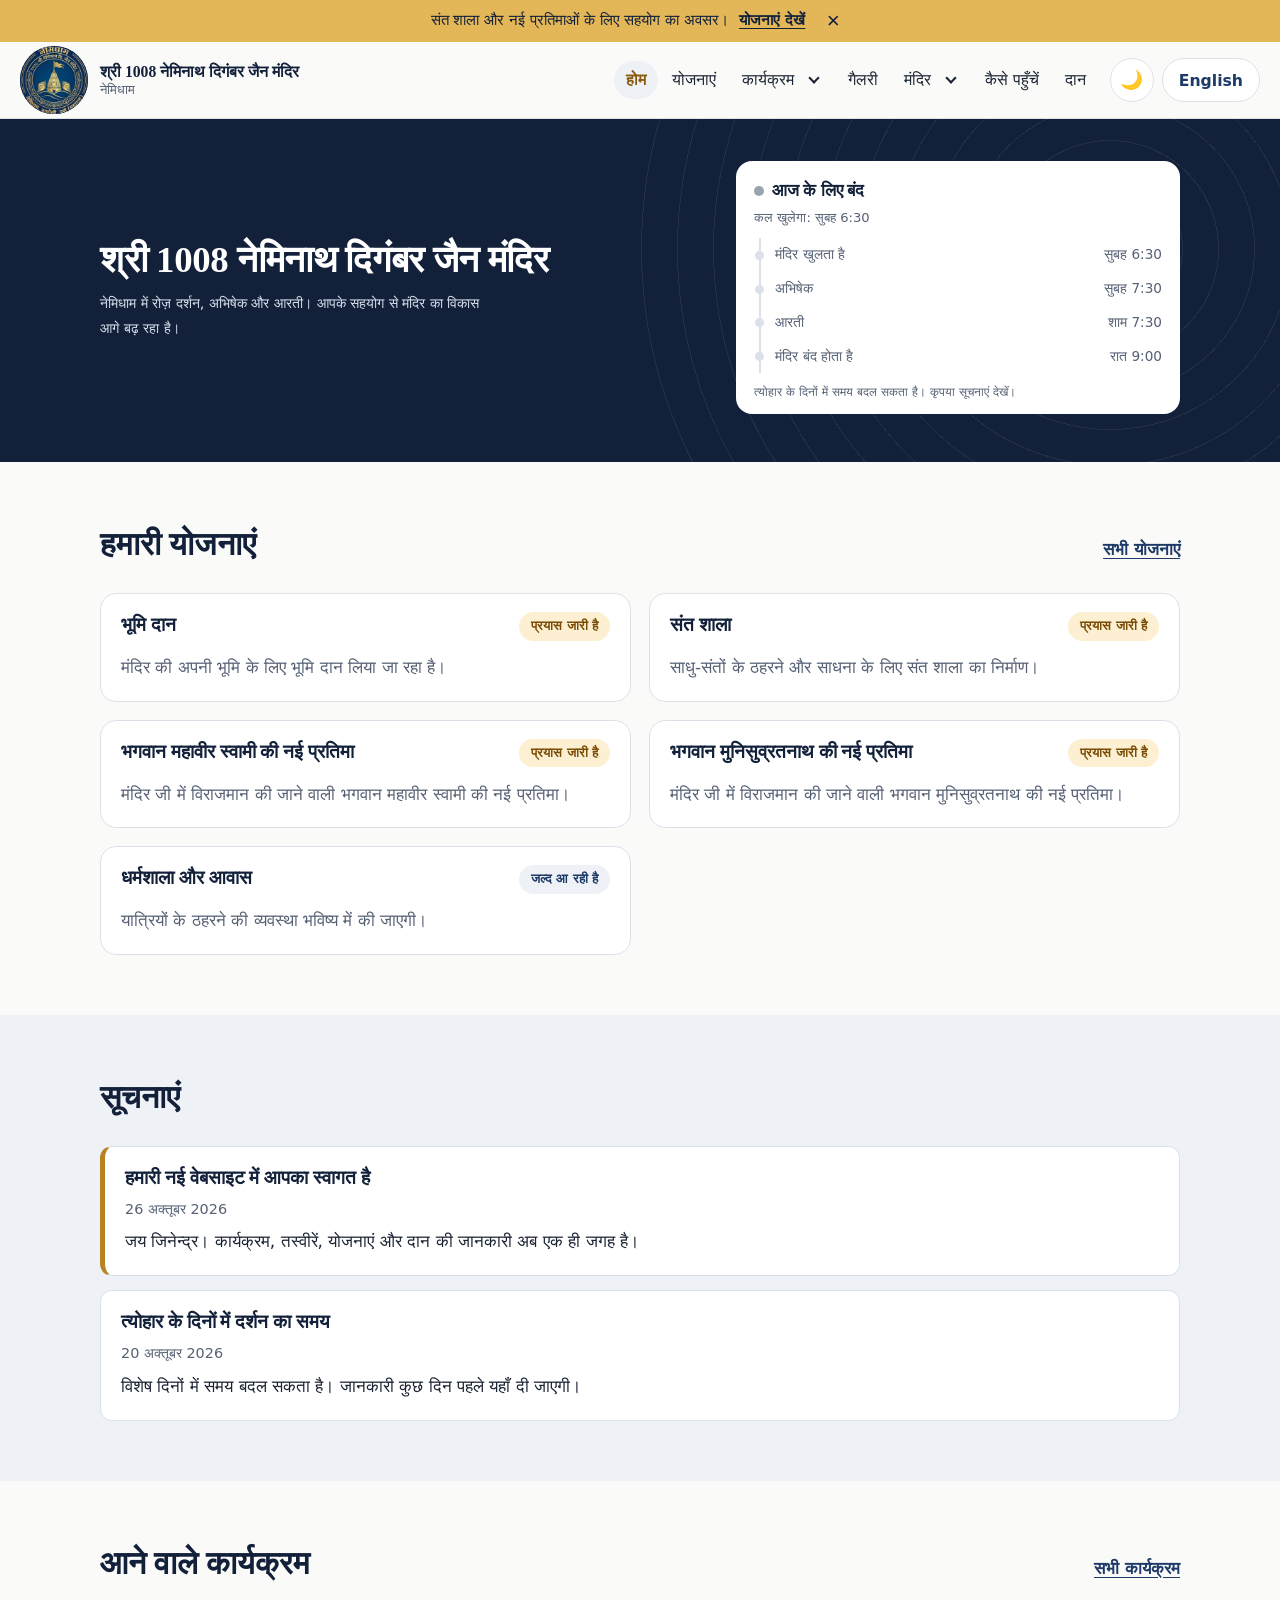
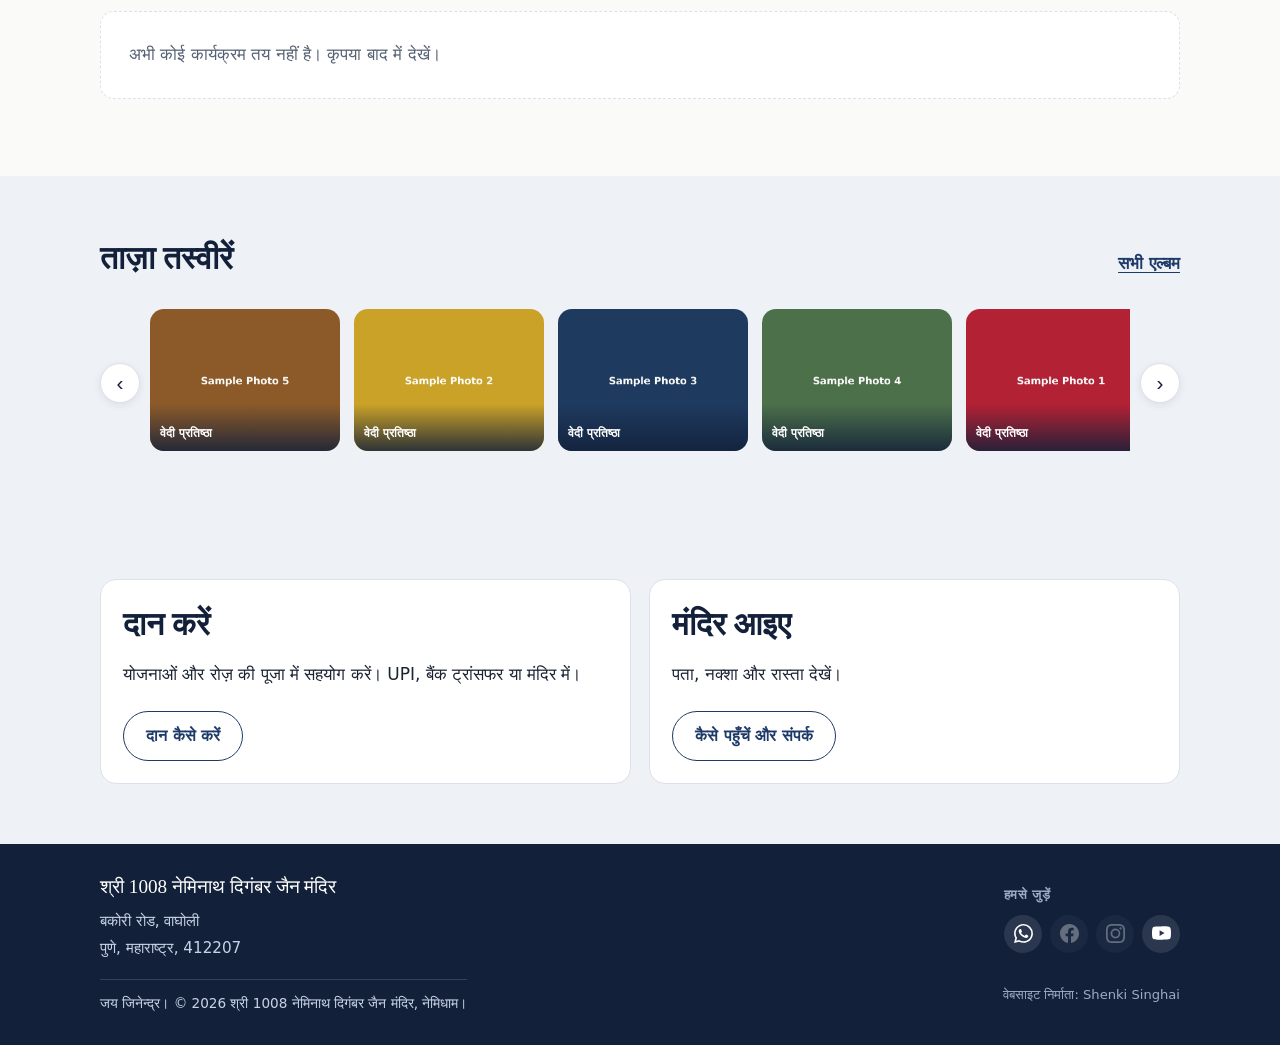
<file: index.html>
<!doctype html>
<html lang="hi">
<head>
<meta charset="utf-8">
<meta name="viewport" content="width=device-width,initial-scale=1">
<title>Shri 1008 Neminath Digambar Jain Mandir, Nemidham</title>
<meta name="description" content="Jain mandir at Nemidham: yojanayein, karyakram, gallery, daan and how to reach. जैन मंदिर, नेमिधाम।">
<meta name="theme-color" content="#12203a">
<meta property="og:title" content="Shri 1008 Neminath Digambar Jain Mandir, Nemidham | श्री 1008 नेमिनाथ दिगंबर जैन मंदिर, नेमिधाम">
<meta property="og:description" content="Jain mandir at Nemidham: yojanayein, karyakram, gallery, daan and how to reach. जैन मंदिर, नेमिधाम।">
<meta property="og:type" content="website">
<link rel="icon" href="images/favicon-32.png" sizes="32x32">
<link rel="apple-touch-icon" href="images/apple-touch-icon.png">
<link rel="stylesheet" href="css/style.css">
<script>(function(){try{var t=localStorage.getItem("nj-theme");if(t==="dark")document.documentElement.setAttribute("data-theme","dark");}catch(e){}})();</script>
</head>
<body data-page="home">
<div id="site-banner"></div>
<div id="site-header"></div>
<main id="main">
<section class="hero" id="hero">
  <div class="wrap hero-grid" id="hero-grid">
    <div>
      <h1 id="hero-name"></h1>
      <p class="hindi" id="hero-sub"></p>
      <p class="lead" id="hero-lead"></p>
    </div>
    <div id="hero-panel"></div>
  </div>
</section>

<section class="section">
  <div class="wrap">
    <div class="section-head"><h2 data-i18n="home.yojana"></h2><a class="more" href="yojana.html" data-i18n="home.yojana_all"></a></div>
    <div id="home-yojana"></div>
  </div>
</section>

<section class="section alt">
  <div class="wrap">
    <div class="section-head"><h2 data-i18n="home.notices"></h2></div>
    <div id="announcements"></div>
  </div>
</section>

<section class="section">
  <div class="wrap">
    <div class="section-head"><h2 data-i18n="home.events"></h2><a class="more" href="karyakram.html" data-i18n="home.events_all"></a></div>
    <div id="home-events"></div>
  </div>
</section>

<section class="section alt" id="home-gallery-section">
  <div class="wrap">
    <div class="section-head"><h2><span data-i18n="home.photos"></span><span id="home-gallery-title"></span></h2><a class="more" href="gallery.html" data-i18n="home.photos_all"></a></div>
    <div id="home-gallery"></div>
  </div>
</section>

<section class="section" id="home-connect-section" hidden>
  <div class="wrap">
    <div class="section-head"><h2 data-i18n="home.connect"></h2></div>
    <p class="measure" data-i18n="home.connect_text"></p>
    <div id="home-connect"></div>
  </div>
</section>

<section class="section alt">
  <div class="wrap cards">
    <div class="card"><h2 data-i18n="home.daan_h"></h2><p data-i18n="home.daan_p"></p><a class="btn btn-line" href="daan.html" data-i18n="home.daan_btn"></a></div>
    <div class="card"><h2 data-i18n="home.visit_h"></h2><p data-i18n="home.visit_p"></p><a class="btn btn-line" href="visit.html" data-i18n="home.visit_btn"></a></div>
  </div>
</section>
</main>
<div id="site-footer"></div>
<noscript><p style="padding:20px;text-align:center">कृपया JavaScript चालू करें। / Please turn on JavaScript to see this page.</p></noscript>
<script src="js/data.js"></script>
<script src="js/i18n.js"></script>
<script src="js/main.js"></script>
</body>
</html>
</file>
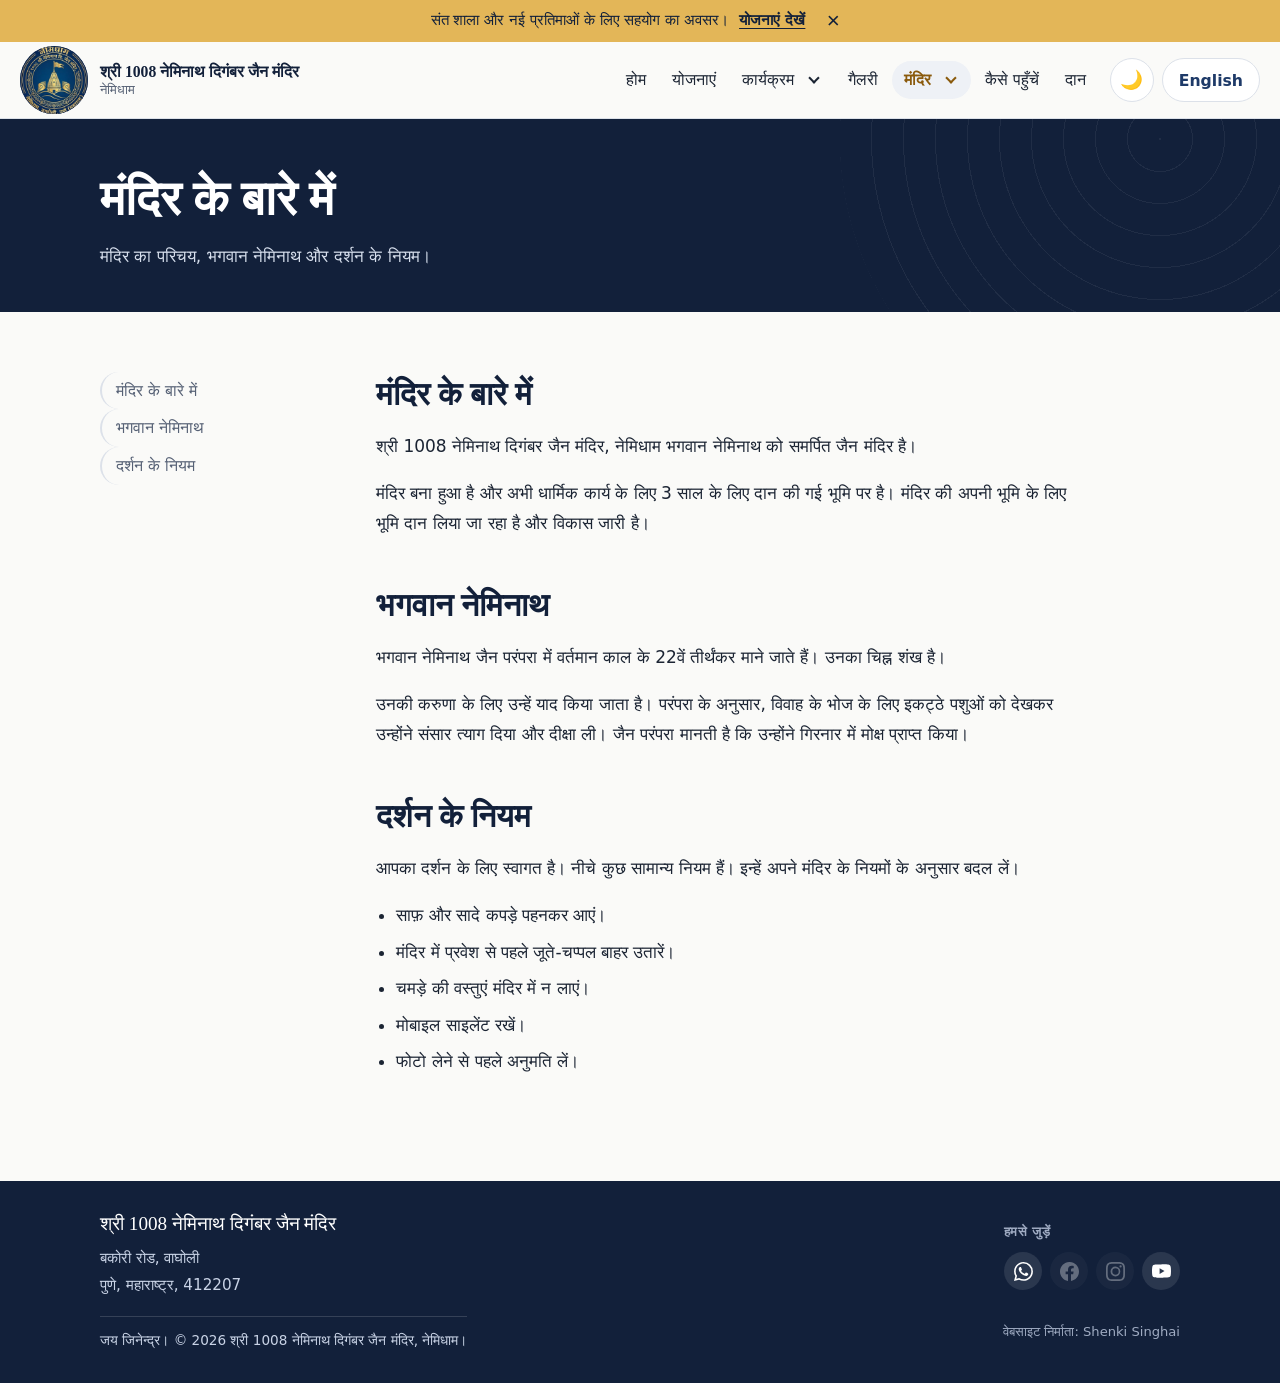
<file: about.html>
<!doctype html>
<html lang="hi">
<head>
<meta charset="utf-8">
<meta name="viewport" content="width=device-width,initial-scale=1">
<title>Shri 1008 Neminath Digambar Jain Mandir, Nemidham</title>
<meta name="description" content="Jain mandir at Nemidham: yojanayein, karyakram, gallery, daan and how to reach. जैन मंदिर, नेमिधाम।">
<meta name="theme-color" content="#12203a">
<meta property="og:title" content="Shri 1008 Neminath Digambar Jain Mandir, Nemidham | श्री 1008 नेमिनाथ दिगंबर जैन मंदिर, नेमिधाम">
<meta property="og:description" content="Jain mandir at Nemidham: yojanayein, karyakram, gallery, daan and how to reach. जैन मंदिर, नेमिधाम।">
<meta property="og:type" content="website">
<link rel="icon" href="images/favicon-32.png" sizes="32x32">
<link rel="apple-touch-icon" href="images/apple-touch-icon.png">
<link rel="stylesheet" href="css/style.css">
<script>(function(){try{var t=localStorage.getItem("nj-theme");if(t==="dark")document.documentElement.setAttribute("data-theme","dark");}catch(e){}})();</script>
</head>
<body data-page="about">
<div id="site-banner"></div>
<div id="site-header"></div>
<main id="main">
<div class="page-head"><div class="wrap"><h1 data-i18n="p.about.h1"></h1><p data-i18n="p.about.lead"></p></div></div><section class="section"><div class="wrap about-grid">
  <nav class="toc" id="about-toc"></nav>
  <div class="prose" id="about"></div>
</div></section>
</main>
<div id="site-footer"></div>
<noscript><p style="padding:20px;text-align:center">कृपया JavaScript चालू करें। / Please turn on JavaScript to see this page.</p></noscript>
<script src="js/data.js"></script>
<script src="js/i18n.js"></script>
<script src="js/main.js"></script>
</body>
</html>
</file>
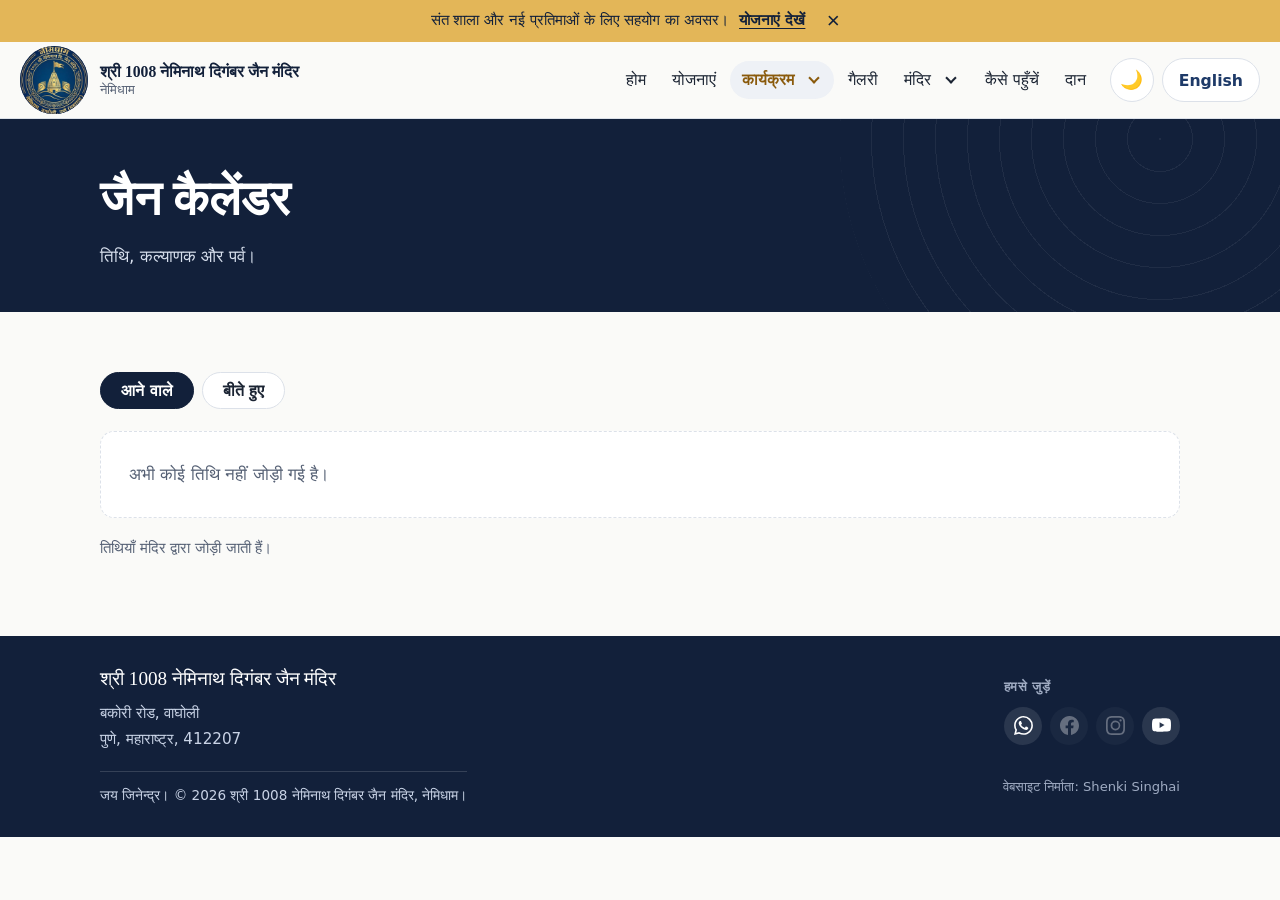
<file: calendar.html>
<!doctype html>
<html lang="hi">
<head>
<meta charset="utf-8">
<meta name="viewport" content="width=device-width,initial-scale=1">
<title>Shri 1008 Neminath Digambar Jain Mandir, Nemidham</title>
<meta name="description" content="Jain mandir at Nemidham: yojanayein, karyakram, gallery, daan and how to reach. जैन मंदिर, नेमिधाम।">
<meta name="theme-color" content="#12203a">
<meta property="og:title" content="Shri 1008 Neminath Digambar Jain Mandir, Nemidham | श्री 1008 नेमिनाथ दिगंबर जैन मंदिर, नेमिधाम">
<meta property="og:description" content="Jain mandir at Nemidham: yojanayein, karyakram, gallery, daan and how to reach. जैन मंदिर, नेमिधाम।">
<meta property="og:type" content="website">
<link rel="icon" href="images/favicon-32.png" sizes="32x32">
<link rel="apple-touch-icon" href="images/apple-touch-icon.png">
<link rel="stylesheet" href="css/style.css">
<script>(function(){try{var t=localStorage.getItem("nj-theme");if(t==="dark")document.documentElement.setAttribute("data-theme","dark");}catch(e){}})();</script>
</head>
<body data-page="calendar">
<div id="site-banner"></div>
<div id="site-header"></div>
<main id="main">
<div class="page-head"><div class="wrap"><h1 data-i18n="p.calendar.h1"></h1><p data-i18n="p.calendar.lead"></p></div></div><section class="section"><div class="wrap"><div id="calendar"></div></div></section>
</main>
<div id="site-footer"></div>
<noscript><p style="padding:20px;text-align:center">कृपया JavaScript चालू करें। / Please turn on JavaScript to see this page.</p></noscript>
<script src="js/data.js"></script>
<script src="js/i18n.js"></script>
<script src="js/main.js"></script>
</body>
</html>
</file>
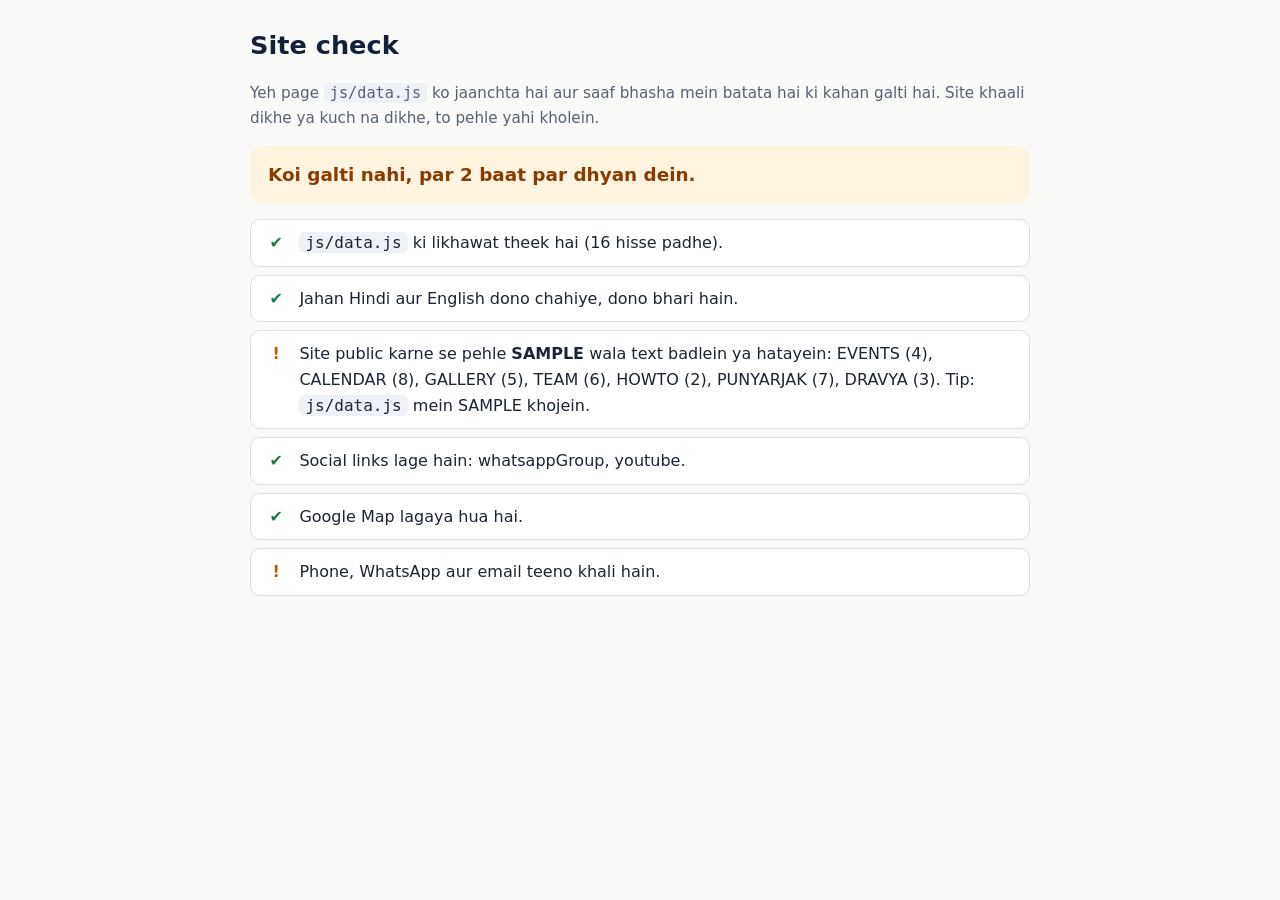
<file: check.html>
<!doctype html>
<html lang="hi">
<head>
<meta charset="utf-8">
<meta name="viewport" content="width=device-width,initial-scale=1">
<meta name="robots" content="noindex">
<title>Site check</title>
<style>
  :root { --ink:#12203a; --line:#dce1e9; --text:#1b2433; }
  * { box-sizing: border-box; }
  body { margin: 0; font: 16px/1.6 system-ui, "Segoe UI", "Noto Sans", "Noto Sans Devanagari", sans-serif; color: var(--text); background: #fafaf8; }
  main { max-width: 820px; margin: 0 auto; padding: 20px; }
  h1 { font-size: 1.6rem; margin: .2em 0; color: var(--ink); }
  #summary { font-weight: 700; font-size: 1.15rem; padding: 14px 18px; border-radius: 12px; margin: 16px 0; }
  .s-ok { background: #dcf1e5; color: #1f7a4d; } .s-warn { background: #fff4e0; color: #8a3b00; } .s-bad { background: #fde4e4; color: #9b1c1c; }
  ul { list-style: none; padding: 0; margin: 0; }
  li { background: #fff; border: 1px solid var(--line); border-radius: 10px; padding: 10px 14px; margin: 8px 0; display: flex; gap: 12px; }
  li b.i { flex: none; width: 1.4em; text-align: center; }
  li.ok b.i { color: #1f7a4d; } li.warn b.i { color: #b25b00; } li.bad b.i { color: #b42318; }
  code { background: #eef1f6; padding: 1px 6px; border-radius: 6px; }
  .hint { color: #566175; font-size: .95rem; }
</style>
</head>
<body>
<main>
  <h1>Site check</h1>
  <p class="hint">Yeh page <code>js/data.js</code> ko jaanchta hai aur saaf bhasha mein batata hai ki kahan galti hai. Site khaali dikhe ya kuch na dikhe, to pehle yahi kholein.</p>
  <div id="summary" class="s-warn">Jaanch chal rahi hai…</div>
  <ul id="out"></ul>
</main>
<script>
(function () {
  var out = document.getElementById("out"), counts = { ok: 0, warn: 0, bad: 0 };
  function add(level, msg) {
    counts[level]++;
    var li = document.createElement("li"); li.className = level;
    li.innerHTML = '<b class="i">' + (level === "ok" ? "✔" : level === "warn" ? "!" : "✖") + "</b><span>" + msg + "</span>";
    out.appendChild(li);
  }
  function esc(s) { return String(s).replace(/[&<>]/g, function (c) { return { "&": "&amp;", "<": "&lt;", ">": "&gt;" }[c]; }); }
  function finish() {
    var s = document.getElementById("summary");
    if (counts.bad) { s.className = "s-bad"; s.textContent = "✖ " + counts.bad + " galti mili. Niche dekhein."; }
    else if (counts.warn) { s.className = "s-warn"; s.textContent = "Koi galti nahi, par " + counts.warn + " baat par dhyan dein."; }
    else { s.className = "s-ok"; s.textContent = "✔ Sab theek hai."; }
  }
  function validDate(s) {
    if (!/^\d{4}-\d{2}-\d{2}$/.test(String(s))) return false;
    var d = new Date(s + "T00:00:00Z"); return !isNaN(d) && d.toISOString().slice(0, 10) === s;
  }
  function ytKind(s) {
    s = String(s).trim();
    if (/^UC[\w-]{22}$/.test(s)) return "channel";
    if (/[?&]list=[\w-]+/.test(s) && !/[?&]v=/.test(s)) return "playlist";
    if (/(?:[?&]v=|youtu\.be\/|embed\/|shorts\/|live\/)[\w-]{11}/.test(s) || /^[\w-]{11}$/.test(s)) return "video";
    if (/^(PL|UU|OL|FL|RD)[\w-]+$/.test(s)) return "playlist";
    return "";
  }
  function exists(url) {
    return fetch(url, { method: "HEAD", cache: "no-store" }).then(function (r) { return r.ok; }).catch(function () { return false; });
  }
  function join(folder, name) { return String(folder || "").replace(/\/+$/, "") + "/" + name; }

  fetch("js/data.js?" + Date.now(), { cache: "no-store" }).then(function (r) {
    if (!r.ok) throw new Error(r.status); return r.text();
  }).then(function (text) {
    /* 1. read each section by itself, so a mistake is found with its line number */
    var re = /^window\.([A-Z_]+)\s*=/gm, marks = [], m;
    while ((m = re.exec(text))) marks.push({ name: m[1], idx: m.index });
    if (!marks.length) { add("bad", "<code>js/data.js</code> mein koi jaankari nahi mili. File khaali ya galat ho sakti hai."); finish(); return; }
    var failed = 0;
    marks.forEach(function (mk, i) {
      var end = i + 1 < marks.length ? marks[i + 1].idx : text.length;
      var chunk = text.slice(mk.idx, end), startLine = text.slice(0, mk.idx).split("\n").length;
      var err = null;
      var prev = window.onerror;
      window.onerror = function (msg, src, line) { err = { msg: msg, line: line }; return true; };
      var s = document.createElement("script"); s.text = chunk; document.head.appendChild(s); s.remove();
      window.onerror = prev;
      if (err) {
        failed++;
        add("bad", "<b>" + mk.name + "</b> wale hisse mein galti hai, lagbhag line <b>" + (err.line ? startLine + err.line - 1 : startLine) + "</b> ke paas (<code>js/data.js</code>).<br><span class='hint'>Aksar yeh hota hai: do items ke beech comma chhoot gaya, koi quote (\") band nahi hua, ya } ] adhura reh gaya. Us line ko pichhli line se milakar dekhein. Samajh na aaye to GitHub mein file ki History se pichhla theek version wapas le aayein.<br>Computer ka sandesh: " + esc(err.msg) + "</span>");
      }
    });
    if (failed) { add("warn", "Jab tak yeh galti theek nahi hoti, baaki jaanch poori nahi ho sakti."); finish(); return; }
    add("ok", "<code>js/data.js</code> ki likhawat theek hai (" + marks.length + " hisse padhe).");

    var checks = [];
    var S = window.SITE || {};
    if (!S.name || !S.name.hi || !S.name.en) add("bad", "Mandir ka naam (<b>SITE.name</b>) Hindi aur English dono mein chahiye.");

    /* 2. dates */
    function dateList(name, list, keys) {
      (list || []).forEach(function (x, i) {
        keys.forEach(function (k) {
          if (x[k] != null && x[k] !== "" && !validDate(x[k])) add("bad", "<b>" + name + " #" + (i + 1) + "</b>: tarikh <b>" + esc(x[k]) + "</b> galat hai. Aise likhein: <code>2026-11-15</code> (saal-mahina-din).");
        });
        if (keys[0] && (x[keys[0]] == null || x[keys[0]] === "")) add("bad", "<b>" + name + " #" + (i + 1) + "</b>: tarikh likhi nahi hai.");
      });
    }
    var G = window.GALLERY || {};
    dateList("ANNOUNCEMENTS", window.ANNOUNCEMENTS, ["date"]);
    dateList("EVENTS", window.EVENTS, ["date", "endDate"]);
    dateList("CALENDAR", window.CALENDAR, ["date"]);
    dateList("PUNYARJAK", window.PUNYARJAK, ["date"]);
    dateList("DRAVYA", window.DRAVYA, ["date"]);
    dateList("GALLERY photos", G.photos, ["date"]);
    dateList("GALLERY videos", G.videos, ["date"]);

    /* 3. only one language filled */
    var oneLang = [];
    (function walk(o, path) {
      if (!o || typeof o !== "object") return;
      var keys = Object.keys(o);
      if (keys.length === 2 && "hi" in o && "en" in o && typeof o.hi === "string" && typeof o.en === "string") {
        if (!!o.hi.trim() !== !!o.en.trim()) oneLang.push(path + (o.hi.trim() ? " (English khali)" : " (Hindi khali)"));
        return;
      }
      keys.forEach(function (k) { walk(o[k], path ? path + "." + k : k); });
    })({ SITE: S, YOJANA: window.YOJANA, ANNOUNCEMENTS: window.ANNOUNCEMENTS, EVENTS: window.EVENTS, CALENDAR: window.CALENDAR, GALLERY: G, TEAM: window.TEAM, ABOUT: window.ABOUT, HOWTO: window.HOWTO, DAAN: window.DAAN, RECURRING: window.RECURRING, TRUST: window.TRUST, BANNER: window.BANNER }, "");
    if (oneLang.length) add("warn", "Yahan sirf ek bhasha bhari hai (doosri bhasha wale ko woh hi dikhega): <br><span class='hint'>" + oneLang.slice(0, 12).map(esc).join("<br>") + (oneLang.length > 12 ? "<br>… aur " + (oneLang.length - 12) + " jagah" : "") + "</span>");
    else add("ok", "Jahan Hindi aur English dono chahiye, dono bhari hain.");

    /* 4. SAMPLE text still there */
    var sampleBy = {};
    marks.forEach(function (mk, i) {
      var end = i + 1 < marks.length ? marks[i + 1].idx : text.length;
      var n = (text.slice(mk.idx, end).match(/SAMPLE/g) || []).length;
      if (n) sampleBy[mk.name] = n;
    });
    var sk = Object.keys(sampleBy);
    if (sk.length) add("warn", "Site public karne se pehle <b>SAMPLE</b> wala text badlein ya hatayein: " + sk.map(function (k) { return k + " (" + sampleBy[k] + ")"; }).join(", ") + ". Tip: <code>js/data.js</code> mein SAMPLE khojein.");
    else add("ok", "SAMPLE wala koi text nahi bacha.");

    /* 5. timings, links, map */
    var T = S.timings || {};
    ["open", "abhishek", "aarti", "close"].forEach(function (k) {
      if (!/^([01]\d|2[0-3]):[0-5]\d$/.test(T[k] || "")) add("bad", "Samay <b>timings." + k + "</b> galat hai. Aise likhein: <code>06:30</code> ya <code>19:30</code>.");
    });
    var L = window.LINKS || S.social || {}, setL = [], badL = [];
    Object.keys(L).forEach(function (k) { if (L[k]) { (/^https?:\/\//.test(L[k]) ? setL : badL).push(k); } });
    if (badL.length) add("bad", "Social link <b>" + badL.join(", ") + "</b> <code>https://</code> se shuru hona chahiye.");
    add(setL.length ? "ok" : "warn", setL.length ? "Social links lage hain: " + setL.join(", ") + "." : "Abhi koi social link nahi lagaya. <code>js/data.js</code> mein sabse upar <b>LINKS</b> mein daalein.");
    if (S.mapEmbed) add(/^https:\/\/www\.google\.com\/maps\/embed/.test(S.mapEmbed) ? "ok" : "bad", /^https:\/\/www\.google\.com\/maps\/embed/.test(S.mapEmbed) ? "Google Map lagaya hua hai." : "<b>mapEmbed</b> <code>https://www.google.com/maps/embed</code> se shuru hona chahiye. Google Maps ke Embed code ka sirf <code>src=\"...\"</code> wala link daalein.");
    else if (S.mapQuery) add("ok", "Map jagah ke naam/coordinates se dikhega.");
    else add("warn", "Map abhi nahi laga hai (<b>mapEmbed</b> ya <b>mapQuery</b> bharein).");
    if (!S.phone && !S.whatsapp && !S.email) add("warn", "Phone, WhatsApp aur email teeno khali hain.");

    /* 6. gallery */
    var ids = {};
    ["photos", "videos"].forEach(function (kind) {
      (G[kind] || []).forEach(function (a, i) {
        var label = "<b>GALLERY " + kind + " #" + (i + 1) + (a.id ? " (" + esc(a.id) + ")" : "") + "</b>";
        if (!a.id) add("bad", label + ": <b>id</b> likhna zaroori hai (chhote English akshar, bina space).");
        else if (ids[kind + a.id]) add("bad", label + ": yeh <b>id</b> do baar aayi hai. Har album ki alag id rakhein.");
        else if (!/^[a-z0-9-]+$/.test(a.id)) add("warn", label + ": id mein sirf chhote English akshar, ank aur - rakhein.");
        ids[kind + a.id] = 1;
        if (a.hidden) return;
        if (kind === "photos") {
          var files = (a.files || []).map(function (f) { return typeof f === "string" ? f : f.file; }).filter(Boolean);
          if (!files.length && !a.folder && !(a.photos || []).length) add("warn", label + ": na <b>folder</b> hai, na <b>files</b>. Album khaali dikhega.");
          files.forEach(function (f) {
            if (/\s|[A-Z]/.test(f)) add("warn", label + ": file ka naam <b>" + esc(f) + "</b> mein space ya bada akshar hai. Chhote akshar aur bina space ka naam rakhein.");
            checks.push(exists(join(a.folder, f)).then(function (ok) {
              if (!ok) add("bad", label + ": photo <b>" + esc(join(a.folder, f)) + "</b> GitHub par nahi mili. Naam aur folder dobara dekhein.");
            }));
          });
        } else {
          (a.items || []).forEach(function (v, j) {
            if (v.youtube && !ytKind(v.youtube)) add("bad", label + " video " + (j + 1) + ": YouTube link <b>" + esc(v.youtube) + "</b> samajh nahi aaya. Poora link paste karein.");
            if (v.file) checks.push(exists(join(a.folder, v.file)).then(function (ok) {
              if (!ok) add("bad", label + ": video file <b>" + esc(join(a.folder, v.file)) + "</b> nahi mili.");
            }));
            if (!v.youtube && !v.file) add("bad", label + " video " + (j + 1) + ": <b>youtube</b> ya <b>file</b> likhna zaroori hai.");
          });
          if (!(a.items || []).length && !a.folder) add("warn", label + ": abhi koi video nahi hai.");
        }
      });
    });
    if (!(G.photos || []).length) add("warn", "Photo ka koi album nahi hai.");

    /* 7. folders read automatically */
    var gi = S.github && S.github.user && S.github.repo ? S.github : (function () {
      var mt = location.hostname.match(/^([^.]+)\.github\.io$/i); if (!mt) return null;
      var seg = location.pathname.split("/").filter(Boolean)[0];
      return { user: mt[1], repo: seg && !/\.html?$/i.test(seg) ? seg : mt[1] + ".github.io" };
    })();
    ["photos", "videos"].forEach(function (kind) {
      (G[kind] || []).filter(function (a) { return !a.hidden && a.folder && (a.auto === true || (!(a.files || a.items || []).length && a.auto !== false)); }).forEach(function (a) {
        if (!gi) { add("warn", "<b>" + esc(a.id) + "</b> album folder se apne aap photo padhta hai. Yeh jaanch sirf live GitHub site par hoti hai."); return; }
        checks.push(fetch("https://api.github.com/repos/" + gi.user + "/" + gi.repo + "/contents/" + a.folder.replace(/^\/+|\/+$/g, "")).then(function (r) {
          if (!r.ok) throw new Error(r.status); return r.json();
        }).then(function (list) {
          var n = list.filter(function (x) { return x.type === "file"; }).length;
          add(n ? "ok" : "warn", "<b>" + esc(a.id) + "</b>: folder <code>" + esc(a.folder) + "</code> mein " + n + " file mili" + (n ? "." : ". Folder khaali hai."));
        }).catch(function () {
          add("bad", "<b>" + esc(a.id) + "</b>: folder <code>" + esc(a.folder) + "</code> GitHub par nahi mila (ya <b>github</b> ka user/repo galat hai). Folder ka naam dekhein.");
        }));
      });
    });

    Promise.all(checks).then(finish);
  }).catch(function (e) {
    add("bad", "<code>js/data.js</code> khul nahi payi (" + esc(e.message || e) + "). Agar yeh page apne computer par seedha khola hai, to live site ke address par kholein.");
    finish();
  });
})();
</script>
</body>
</html>
</file>
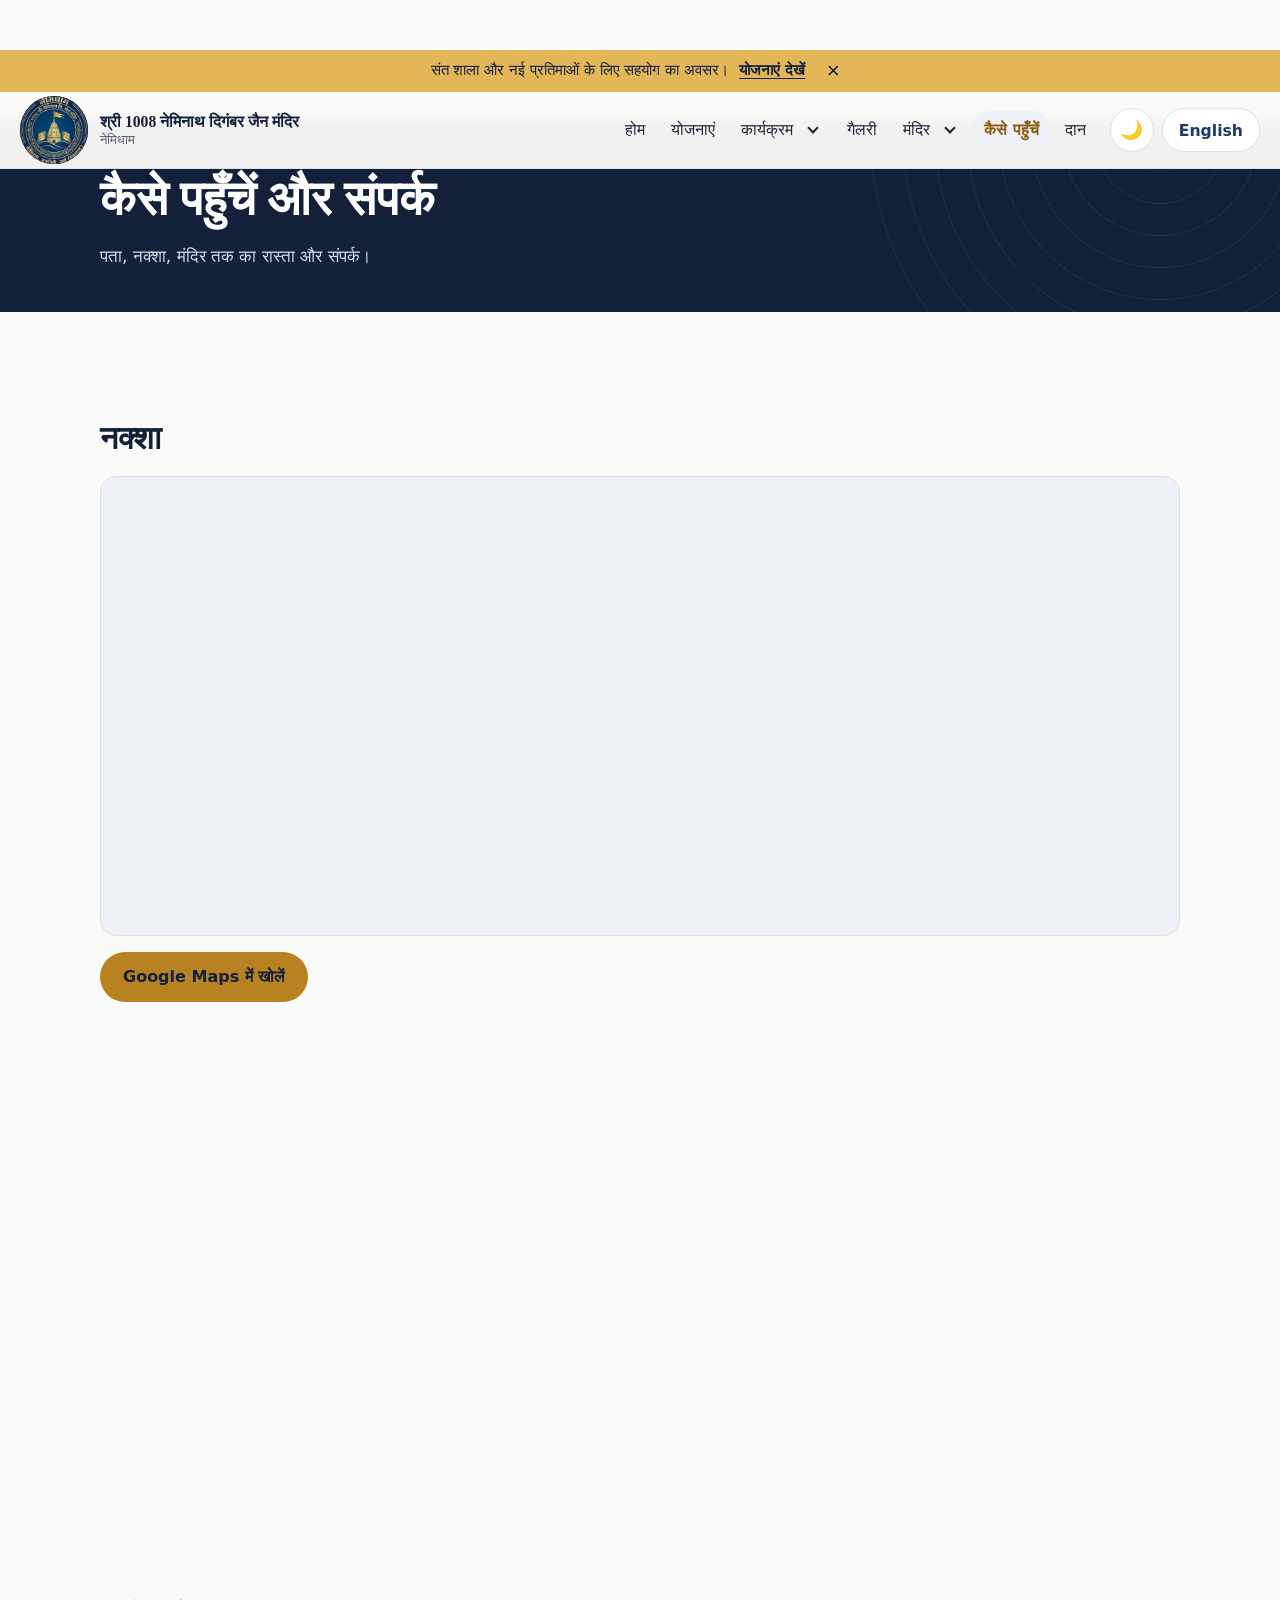
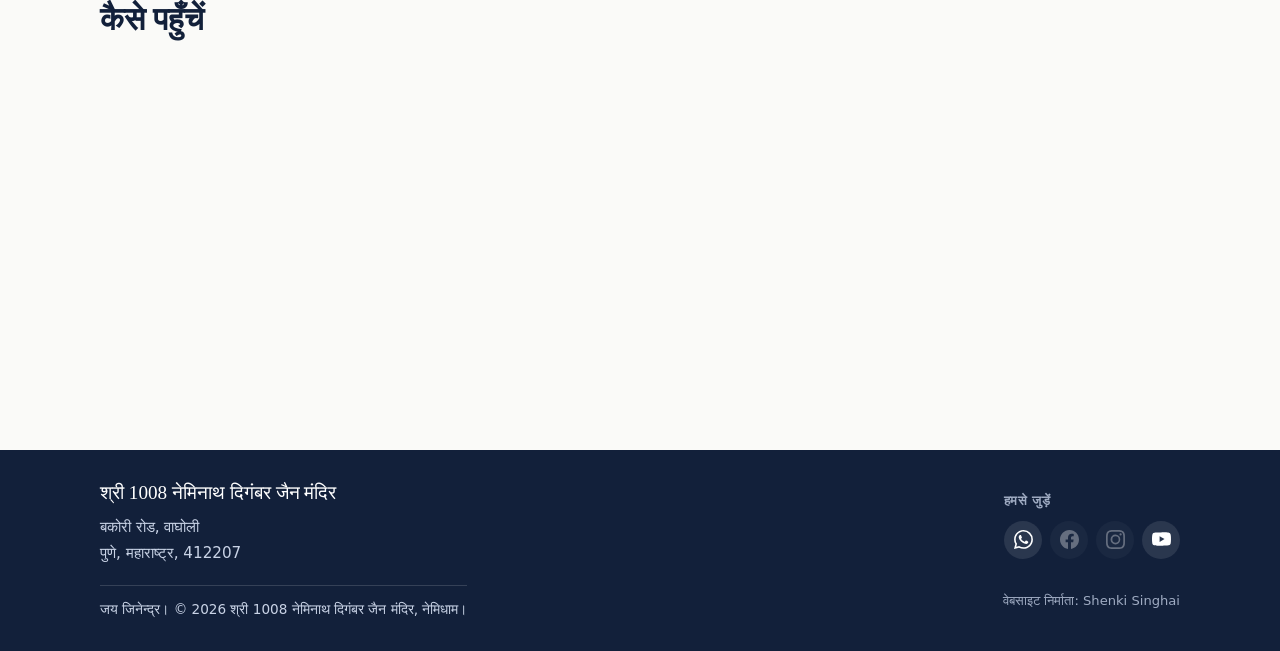
<file: contact.html>
<!doctype html>
<html lang="hi"><head><meta charset="utf-8"><meta name="viewport" content="width=device-width,initial-scale=1">
<title>कैसे पहुँचें / Visit</title>
<meta http-equiv="refresh" content="0; url=visit.html#contact">
<link rel="canonical" href="visit.html"></head>
<body><p><a href="visit.html#contact">कैसे पहुँचें और संपर्क / How to reach and contact</a></p></body></html>
</file>
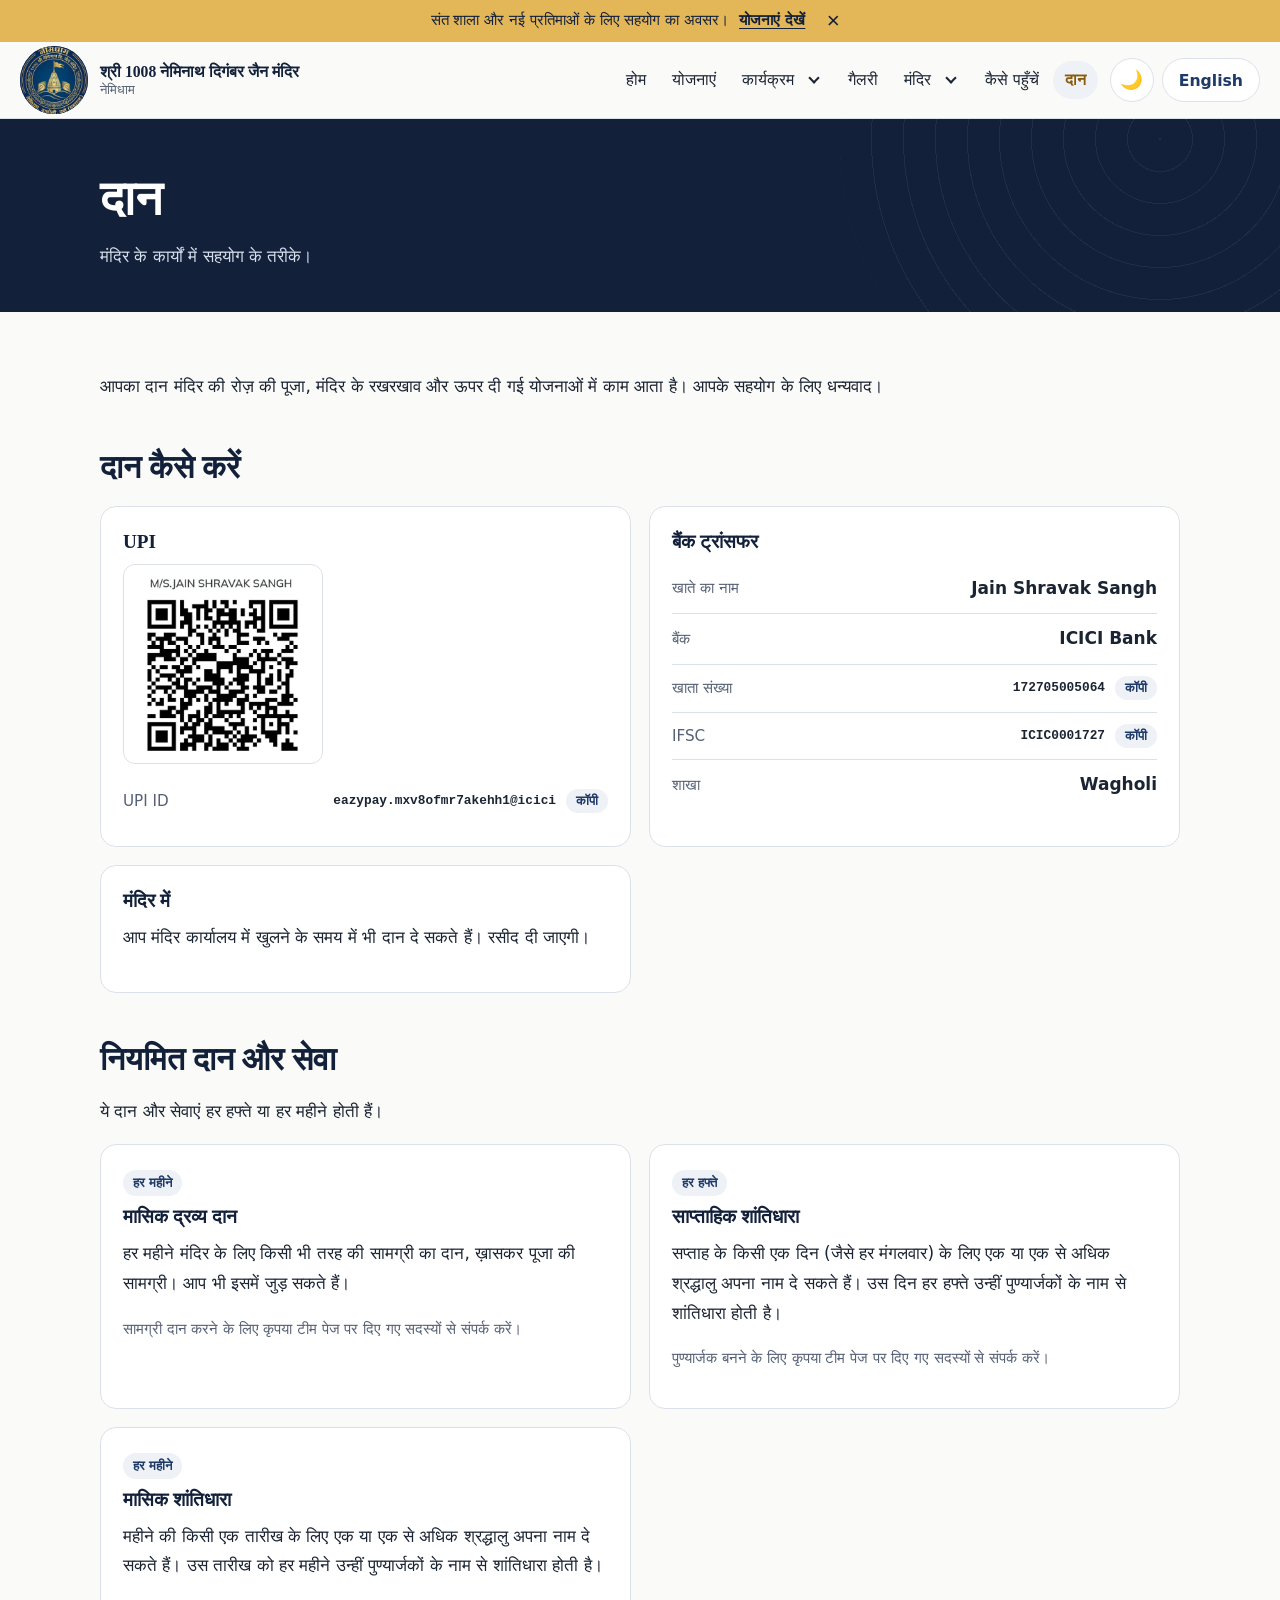
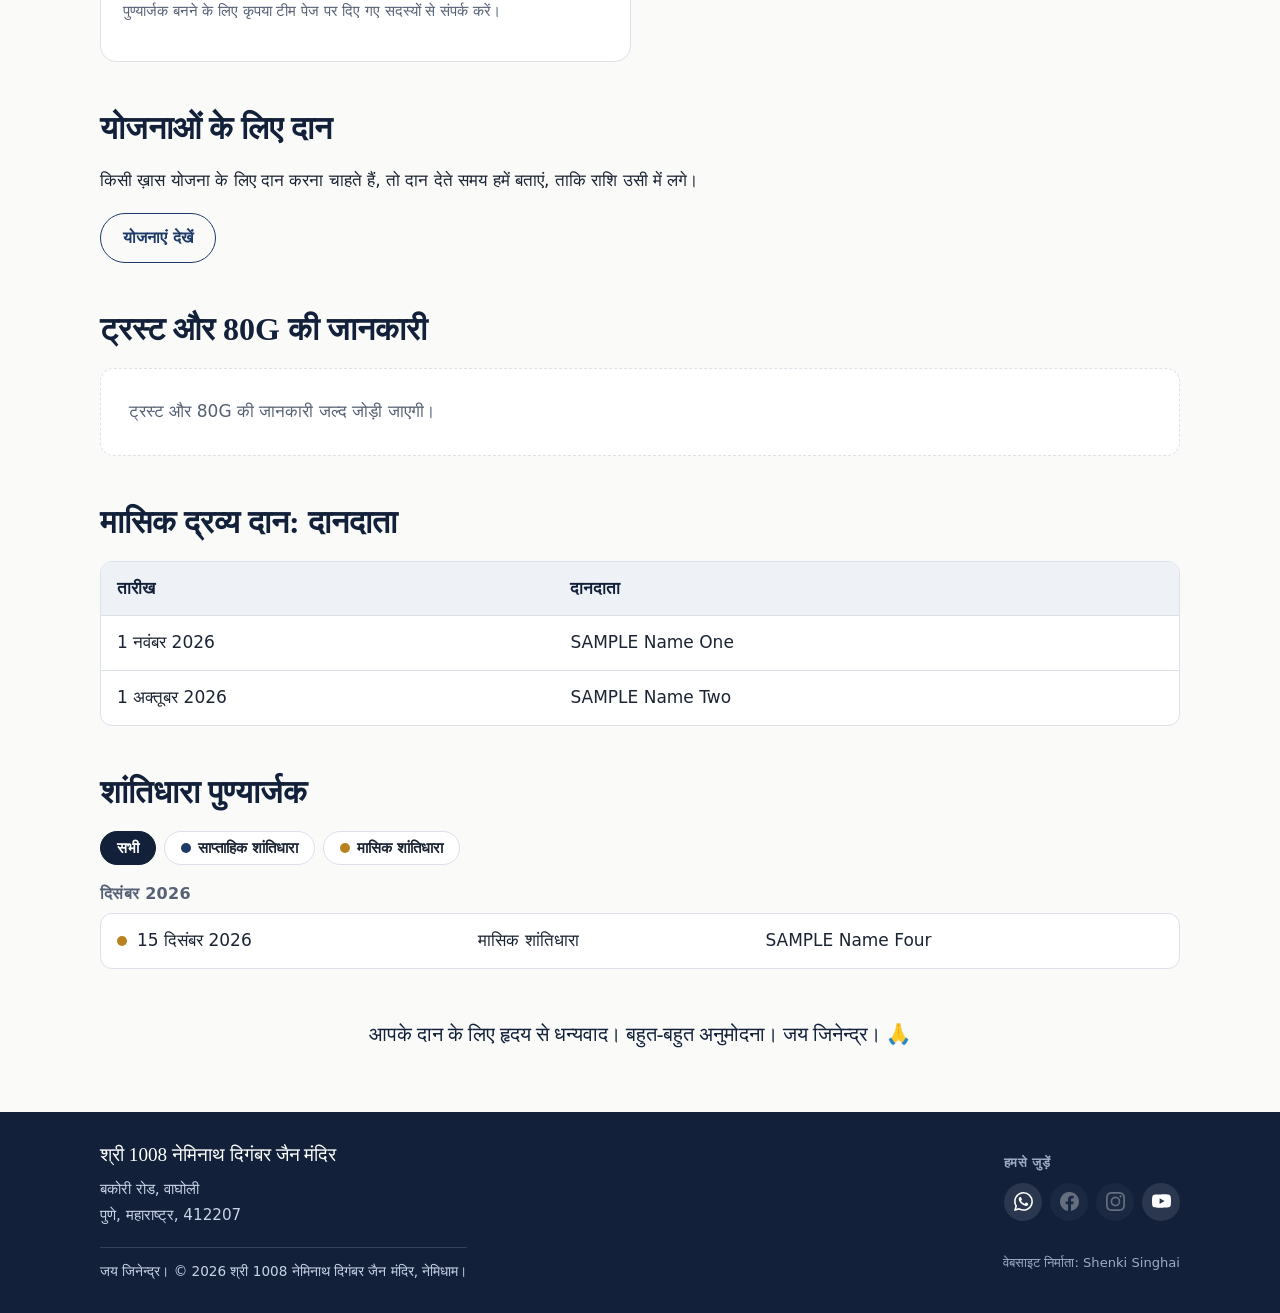
<file: daan.html>
<!doctype html>
<html lang="hi">
<head>
<meta charset="utf-8">
<meta name="viewport" content="width=device-width,initial-scale=1">
<title>Shri 1008 Neminath Digambar Jain Mandir, Nemidham</title>
<meta name="description" content="Jain mandir at Nemidham: yojanayein, karyakram, gallery, daan and how to reach. जैन मंदिर, नेमिधाम।">
<meta name="theme-color" content="#12203a">
<meta property="og:title" content="Shri 1008 Neminath Digambar Jain Mandir, Nemidham | श्री 1008 नेमिनाथ दिगंबर जैन मंदिर, नेमिधाम">
<meta property="og:description" content="Jain mandir at Nemidham: yojanayein, karyakram, gallery, daan and how to reach. जैन मंदिर, नेमिधाम।">
<meta property="og:type" content="website">
<link rel="icon" href="images/favicon-32.png" sizes="32x32">
<link rel="apple-touch-icon" href="images/apple-touch-icon.png">
<link rel="stylesheet" href="css/style.css">
<script>(function(){try{var t=localStorage.getItem("nj-theme");if(t==="dark")document.documentElement.setAttribute("data-theme","dark");}catch(e){}})();</script>
</head>
<body data-page="daan">
<div id="site-banner"></div>
<div id="site-header"></div>
<main id="main">
<div class="page-head"><div class="wrap"><h1 data-i18n="p.daan.h1"></h1><p data-i18n="p.daan.lead"></p></div></div><section class="section"><div class="wrap"><div id="daan"></div></div></section>
</main>
<div id="site-footer"></div>
<noscript><p style="padding:20px;text-align:center">कृपया JavaScript चालू करें। / Please turn on JavaScript to see this page.</p></noscript>
<script src="js/data.js"></script>
<script src="js/i18n.js"></script>
<script src="js/main.js"></script>
</body>
</html>
</file>
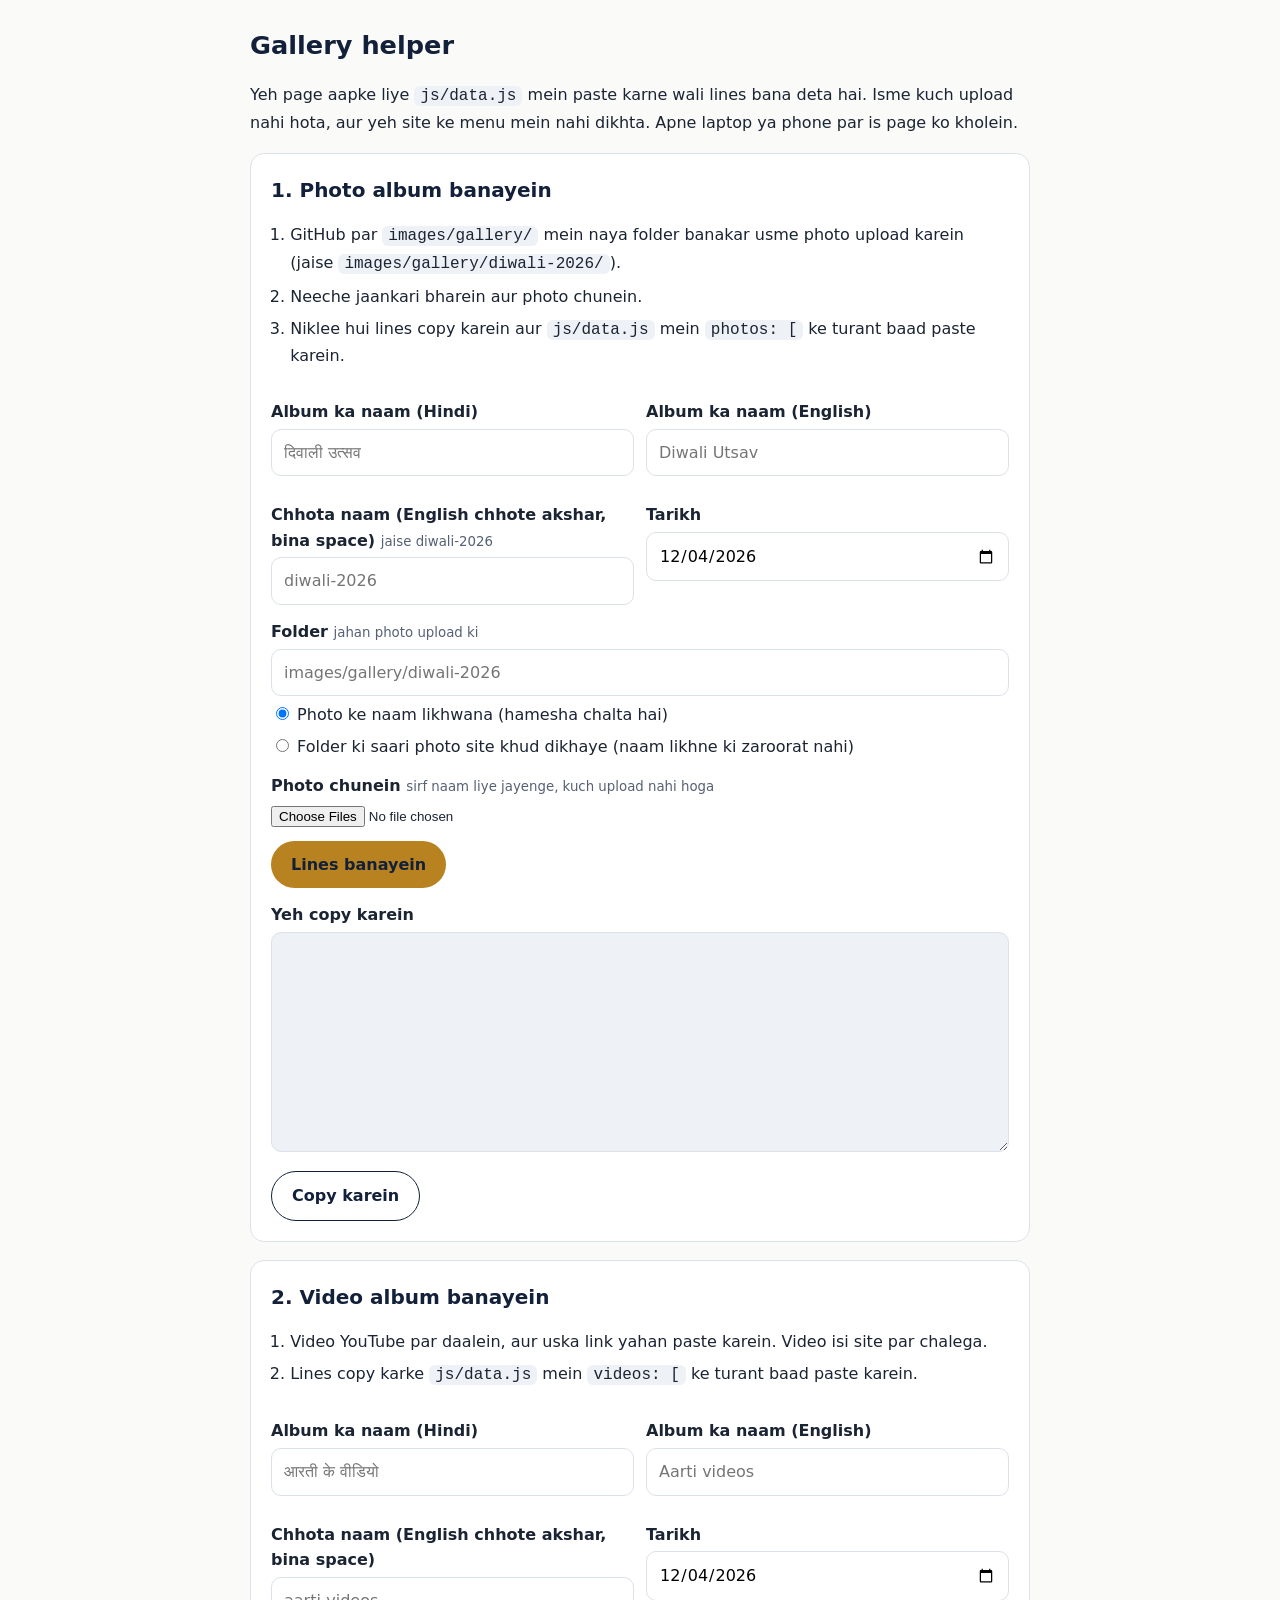
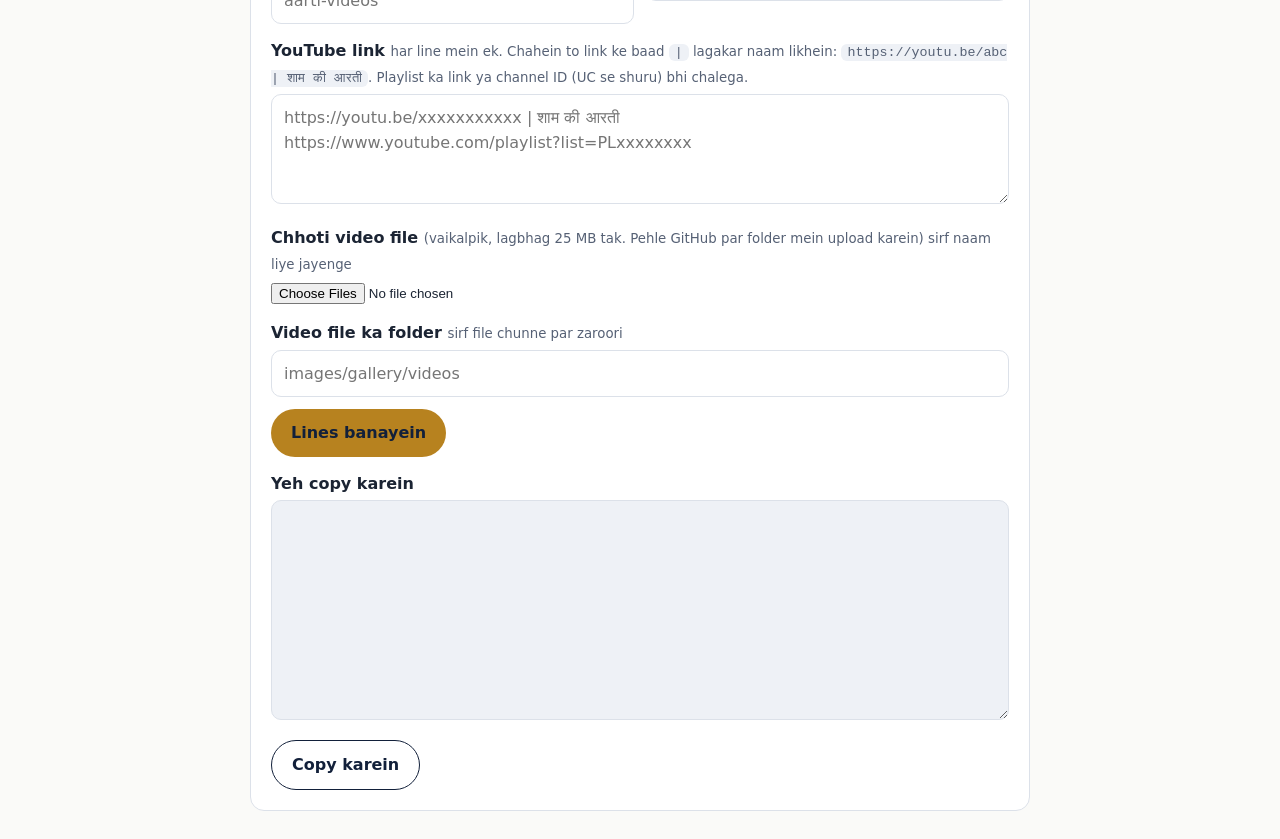
<file: gallery-helper.html>
<!doctype html>
<html lang="hi">
<head>
<meta charset="utf-8">
<meta name="viewport" content="width=device-width,initial-scale=1">
<meta name="robots" content="noindex">
<title>Gallery helper</title>
<style>
  :root { --ink:#12203a; --gold:#b7821f; --line:#dce1e9; --mist:#eef1f6; --text:#1b2433; }
  * { box-sizing: border-box; }
  body { margin: 0; font: 16px/1.6 system-ui, "Segoe UI", "Noto Sans", "Noto Sans Devanagari", sans-serif; color: var(--text); background: #fafaf8; }
  main { max-width: 820px; margin: 0 auto; padding: 20px; }
  h1 { font-size: 1.6rem; margin: .2em 0; color: var(--ink); }
  h2 { font-size: 1.25rem; margin: 0 0 .5em; color: var(--ink); }
  section { background: #fff; border: 1px solid var(--line); border-radius: 14px; padding: 20px; margin: 18px 0; }
  label { display: block; font-weight: 600; margin: 14px 0 4px; }
  small, .hint { color: #566175; font-weight: 400; }
  input[type=text], input[type=date], textarea { width: 100%; padding: 10px 12px; font: inherit; border: 1.5px solid var(--line); border-radius: 10px; background: #fff; }
  textarea { min-height: 110px; }
  textarea.out { min-height: 220px; font-family: ui-monospace, Consolas, monospace; font-size: .9rem; background: var(--mist); }
  button { font: inherit; font-weight: 700; padding: 11px 20px; border-radius: 999px; border: 0; background: var(--gold); color: var(--ink); cursor: pointer; margin-top: 12px; }
  button.line { background: #fff; border: 1.5px solid var(--ink); }
  .row { display: grid; gap: 12px; }
  @media (min-width: 640px) { .row.two { grid-template-columns: 1fr 1fr; } }
  .warn { color: #8a3b00; background: #fff4e0; border: 1px solid #ecd9a6; border-radius: 10px; padding: 8px 12px; margin: 8px 0; }
  .ok { color: #1f7a4d; }
  ol { padding-left: 1.2em; } li { margin-bottom: .4em; }
  code { background: var(--mist); padding: 1px 6px; border-radius: 6px; }
  .radio label { font-weight: 400; margin: 6px 0; }
</style>
</head>
<body>
<main>
  <h1>Gallery helper</h1>
  <p>Yeh page aapke liye <code>js/data.js</code> mein paste karne wali lines bana deta hai. Isme kuch upload nahi hota, aur yeh site ke menu mein nahi dikhta. Apne laptop ya phone par is page ko kholein.</p>

  <section id="photo">
    <h2>1. Photo album banayein</h2>
    <ol>
      <li>GitHub par <code>images/gallery/</code> mein naya folder banakar usme photo upload karein (jaise <code>images/gallery/diwali-2026/</code>).</li>
      <li>Neeche jaankari bharein aur photo chunein.</li>
      <li>Niklee hui lines copy karein aur <code>js/data.js</code> mein <code>photos: [</code> ke turant baad paste karein.</li>
    </ol>
    <div class="row two">
      <div><label for="p-title-hi">Album ka naam (Hindi)</label><input type="text" id="p-title-hi" placeholder="दिवाली उत्सव"></div>
      <div><label for="p-title-en">Album ka naam (English)</label><input type="text" id="p-title-en" placeholder="Diwali Utsav"></div>
      <div><label for="p-id">Chhota naam (English chhote akshar, bina space) <small class="hint">jaise diwali-2026</small></label><input type="text" id="p-id" placeholder="diwali-2026"></div>
      <div><label for="p-date">Tarikh</label><input type="date" id="p-date"></div>
    </div>
    <label for="p-folder">Folder <small class="hint">jahan photo upload ki</small></label>
    <input type="text" id="p-folder" placeholder="images/gallery/diwali-2026">
    <div class="radio">
      <label><input type="radio" name="p-mode" value="list" checked> Photo ke naam likhwana (hamesha chalta hai)</label>
      <label><input type="radio" name="p-mode" value="auto"> Folder ki saari photo site khud dikhaye (naam likhne ki zaroorat nahi)</label>
    </div>
    <div id="p-filebox">
      <label for="p-files">Photo chunein <small class="hint">sirf naam liye jayenge, kuch upload nahi hoga</small></label>
      <input type="file" id="p-files" accept="image/*" multiple>
    </div>
    <div id="p-warn"></div>
    <button type="button" id="p-make">Lines banayein</button>
    <label for="p-out">Yeh copy karein</label>
    <textarea class="out" id="p-out" readonly></textarea>
    <button type="button" class="line" data-copy="p-out">Copy karein</button>
  </section>

  <section id="video">
    <h2>2. Video album banayein</h2>
    <ol>
      <li>Video YouTube par daalein, aur uska link yahan paste karein. Video isi site par chalega.</li>
      <li>Lines copy karke <code>js/data.js</code> mein <code>videos: [</code> ke turant baad paste karein.</li>
    </ol>
    <div class="row two">
      <div><label for="v-title-hi">Album ka naam (Hindi)</label><input type="text" id="v-title-hi" placeholder="आरती के वीडियो"></div>
      <div><label for="v-title-en">Album ka naam (English)</label><input type="text" id="v-title-en" placeholder="Aarti videos"></div>
      <div><label for="v-id">Chhota naam (English chhote akshar, bina space)</label><input type="text" id="v-id" placeholder="aarti-videos"></div>
      <div><label for="v-date">Tarikh</label><input type="date" id="v-date"></div>
    </div>
    <label for="v-links">YouTube link <small class="hint">har line mein ek. Chahein to link ke baad <code>|</code> lagakar naam likhein: <code>https://youtu.be/abc | शाम की आरती</code>. Playlist ka link ya channel ID (UC se shuru) bhi chalega.</small></label>
    <textarea id="v-links" placeholder="https://youtu.be/xxxxxxxxxxx | शाम की आरती&#10;https://www.youtube.com/playlist?list=PLxxxxxxxx"></textarea>
    <label for="v-files">Chhoti video file <small class="hint">(vaikalpik, lagbhag 25 MB tak. Pehle GitHub par folder mein upload karein) sirf naam liye jayenge</small></label>
    <input type="file" id="v-files" accept="video/*" multiple>
    <label for="v-folder">Video file ka folder <small class="hint">sirf file chunne par zaroori</small></label>
    <input type="text" id="v-folder" placeholder="images/gallery/videos">
    <div id="v-warn"></div>
    <button type="button" id="v-make">Lines banayein</button>
    <label for="v-out">Yeh copy karein</label>
    <textarea class="out" id="v-out" readonly></textarea>
    <button type="button" class="line" data-copy="v-out">Copy karein</button>
  </section>
</main>
<script>
(function () {
  function $(id) { return document.getElementById(id); }
  function q(s) { return JSON.stringify(String(s)); }
  function slug(s) { return String(s).toLowerCase().replace(/[^a-z0-9]+/g, "-").replace(/^-+|-+$/g, ""); }
  function today() { var d = new Date(); return d.getFullYear() + "-" + ("0" + (d.getMonth() + 1)).slice(-2) + "-" + ("0" + d.getDate()).slice(-2); }
  function warn(box, list) { box.innerHTML = list.map(function (w) { return '<div class="warn">' + w + "</div>"; }).join(""); }
  $("p-date").value = today(); $("v-date").value = today();

  $("p-title-en").addEventListener("input", function () {
    if (!$("p-id").dataset.touched) { $("p-id").value = slug(this.value); }
    if (!$("p-folder").dataset.touched) { $("p-folder").value = $("p-id").value ? "images/gallery/" + $("p-id").value : ""; }
  });
  $("p-id").addEventListener("input", function () {
    this.dataset.touched = "1";
    if (!$("p-folder").dataset.touched) { $("p-folder").value = this.value ? "images/gallery/" + this.value : ""; }
  });
  $("p-folder").addEventListener("input", function () { this.dataset.touched = "1"; });
  $("v-title-en").addEventListener("input", function () { if (!$("v-id").dataset.touched) $("v-id").value = slug(this.value); });
  $("v-id").addEventListener("input", function () { this.dataset.touched = "1"; });
  Array.prototype.forEach.call(document.querySelectorAll('input[name="p-mode"]'), function (r) {
    r.addEventListener("change", function () { $("p-filebox").style.display = r.value === "auto" && r.checked ? "none" : ""; });
  });

  function fileWarnings(names) {
    var w = [];
    var bad = names.filter(function (n) { return /\s/.test(n) || /[A-Z]/.test(n) || /[^\x00-\x7F]/.test(n); });
    if (bad.length) w.push("Is naam mein space, bada akshar ya Hindi akshar hai: <b>" + bad.slice(0, 5).join(", ") + (bad.length > 5 ? " ..." : "") + "</b>. GitHub par upload karne se pehle naam chhote English akshar aur bina space ke kar lein (jaise <code>aarti-1.jpg</code>), warna photo na dikhne ka khatra hai.");
    return w;
  }

  $("p-make").addEventListener("click", function () {
    var id = $("p-id").value.trim(), folder = $("p-folder").value.trim().replace(/^\/+|\/+$/g, "");
    var mode = document.querySelector('input[name="p-mode"]:checked').value;
    var names = Array.prototype.map.call($("p-files").files, function (f) { return f.name; }).sort(function (a, b) { return a.localeCompare(b, undefined, { numeric: true }); });
    var w = [];
    if (!id) w.push("Chhota naam likhein.");
    if (!folder) w.push("Folder likhein.");
    if (mode === "list" && !names.length) w.push("Photo chunein, ya 'folder ki saari photo site khud dikhaye' wala vikalp chunein.");
    if (mode === "list") w = w.concat(fileWarnings(names));
    warn($("p-warn"), w);
    if (!id || !folder || (mode === "list" && !names.length)) { $("p-out").value = ""; return; }
    var out = "    {\n      id: " + q(id) + ", date: " + q($("p-date").value || today()) + ",\n" +
      "      title: { hi: " + q($("p-title-hi").value.trim()) + ", en: " + q($("p-title-en").value.trim()) + " },\n" +
      "      description: { hi: \"\", en: \"\" },\n      folder: " + q(folder) + ",\n";
    if (mode === "auto") out += "      auto: true\n    },\n";
    else out += "      files: [\n" + names.map(function (n) { return "        " + q(n); }).join(",\n") + "\n      ]\n    },\n";
    $("p-out").value = out;
  });

  function ytKind(s) {
    s = s.trim();
    if (/^UC[\w-]{22}$/.test(s)) return "channel";
    if (/[?&]list=[\w-]+/.test(s) && !/[?&]v=/.test(s)) return "playlist";
    if (/(?:[?&]v=|youtu\.be\/|embed\/|shorts\/|live\/)[\w-]{11}/.test(s) || /^[\w-]{11}$/.test(s)) return "video";
    if (/^(PL|UU|OL|FL|RD)[\w-]+$/.test(s)) return "playlist";
    return "";
  }

  $("v-make").addEventListener("click", function () {
    var id = $("v-id").value.trim(), w = [], items = [];
    $("v-links").value.split(/\r?\n/).forEach(function (line, i) {
      line = line.trim(); if (!line) return;
      var parts = line.split("|"), link = parts[0].trim(), name = (parts[1] || "").trim();
      if (!ytKind(link)) { w.push("Line " + (i + 1) + " ka link samajh nahi aaya: <b>" + link.replace(/</g, "&lt;") + "</b>. Poora YouTube link paste karein."); return; }
      items.push("        { youtube: " + q(link) + ", title: { hi: " + q(name) + ", en: " + q(name) + " } }");
    });
    var files = Array.prototype.map.call($("v-files").files, function (f) { return f.name; }).sort(function (a, b) { return a.localeCompare(b, undefined, { numeric: true }); });
    var folder = $("v-folder").value.trim().replace(/^\/+|\/+$/g, "");
    if (files.length && !folder) w.push("Video file ke liye folder likhein.");
    if (files.length) w = w.concat(fileWarnings(files));
    if (files.length && folder) files.forEach(function (n) { items.push("        { file: " + q(n) + ", title: { hi: \"\", en: \"\" } }"); });
    if (!id) w.push("Chhota naam likhein.");
    if (!items.length) w.push("Kam se kam ek YouTube link ya video file chahiye.");
    warn($("v-warn"), w);
    if (!id || !items.length) { $("v-out").value = ""; return; }
    $("v-out").value = "    {\n      id: " + q(id) + ", date: " + q($("v-date").value || today()) + ",\n" +
      "      title: { hi: " + q($("v-title-hi").value.trim()) + ", en: " + q($("v-title-en").value.trim()) + " },\n" +
      "      description: { hi: \"\", en: \"\" },\n" + (files.length && folder ? "      folder: " + q(folder) + ",\n" : "") +
      "      items: [\n" + items.join(",\n") + "\n      ]\n    },\n";
  });

  Array.prototype.forEach.call(document.querySelectorAll("[data-copy]"), function (b) {
    b.addEventListener("click", function () {
      var ta = $(b.getAttribute("data-copy"));
      if (!ta.value) return;
      ta.select();
      var done = function () { var t = b.textContent; b.textContent = "Copy ho gaya"; setTimeout(function () { b.textContent = t; }, 1600); };
      if (navigator.clipboard && navigator.clipboard.writeText) navigator.clipboard.writeText(ta.value).then(done, function () { document.execCommand("copy"); done(); });
      else { document.execCommand("copy"); done(); }
    });
  });
})();
</script>
</body>
</html>
</file>
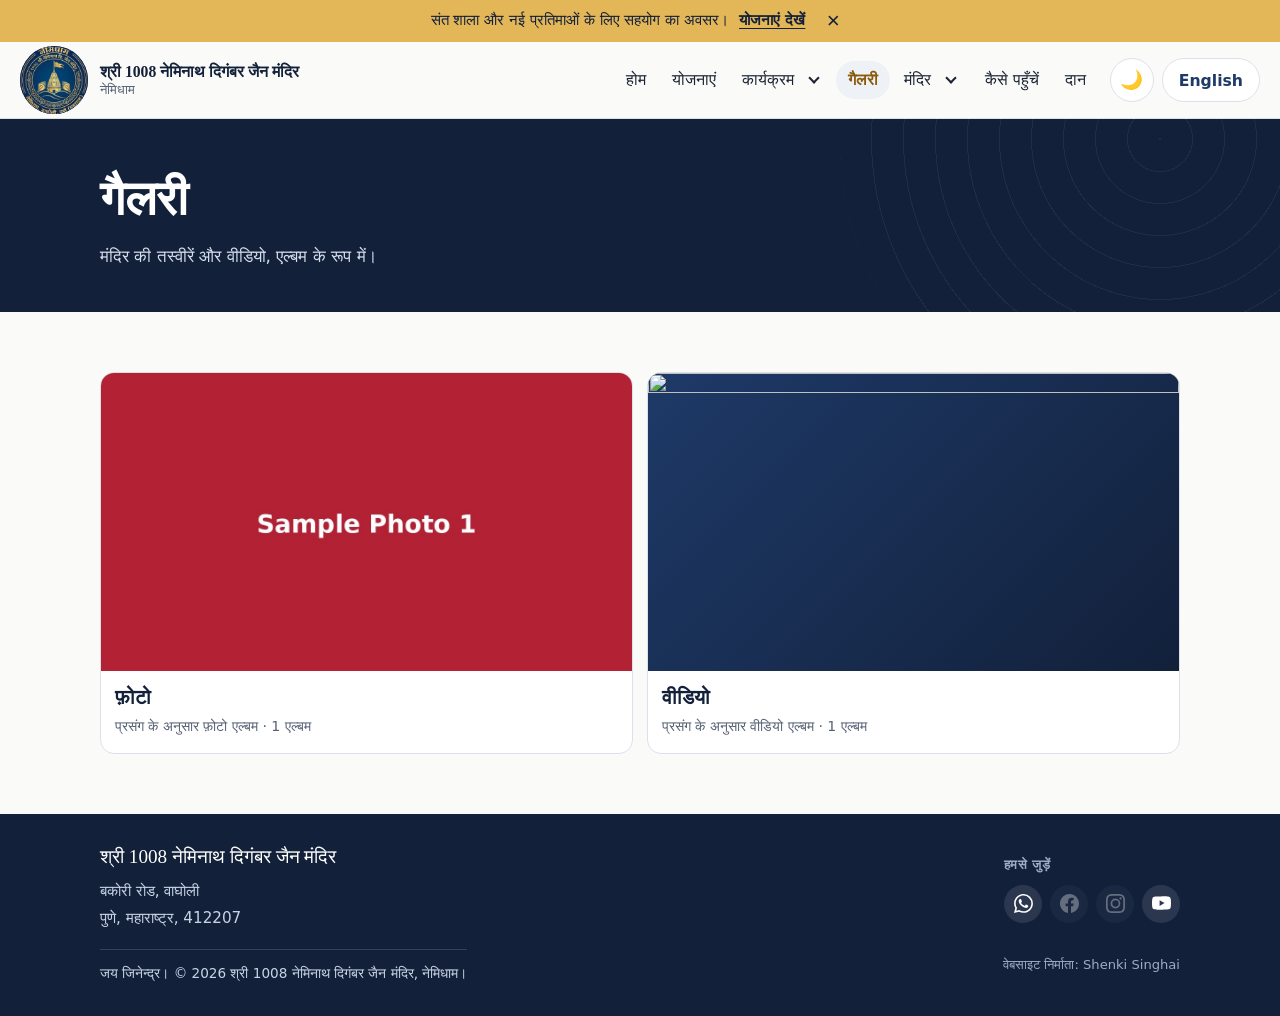
<file: gallery.html>
<!doctype html>
<html lang="hi">
<head>
<meta charset="utf-8">
<meta name="viewport" content="width=device-width,initial-scale=1">
<title>Shri 1008 Neminath Digambar Jain Mandir, Nemidham</title>
<meta name="description" content="Jain mandir at Nemidham: yojanayein, karyakram, gallery, daan and how to reach. जैन मंदिर, नेमिधाम।">
<meta name="theme-color" content="#12203a">
<meta property="og:title" content="Shri 1008 Neminath Digambar Jain Mandir, Nemidham | श्री 1008 नेमिनाथ दिगंबर जैन मंदिर, नेमिधाम">
<meta property="og:description" content="Jain mandir at Nemidham: yojanayein, karyakram, gallery, daan and how to reach. जैन मंदिर, नेमिधाम।">
<meta property="og:type" content="website">
<link rel="icon" href="images/favicon-32.png" sizes="32x32">
<link rel="apple-touch-icon" href="images/apple-touch-icon.png">
<link rel="stylesheet" href="css/style.css">
<script>(function(){try{var t=localStorage.getItem("nj-theme");if(t==="dark")document.documentElement.setAttribute("data-theme","dark");}catch(e){}})();</script>
</head>
<body data-page="gallery">
<div id="site-banner"></div>
<div id="site-header"></div>
<main id="main">
<div class="page-head"><div class="wrap"><h1 data-i18n="p.gallery.h1"></h1><p data-i18n="p.gallery.lead"></p></div></div><section class="section"><div class="wrap"><div id="gallery"></div></div></section>
</main>
<div id="site-footer"></div>
<noscript><p style="padding:20px;text-align:center">कृपया JavaScript चालू करें। / Please turn on JavaScript to see this page.</p></noscript>
<script src="js/data.js"></script>
<script src="js/i18n.js"></script>
<script src="js/main.js"></script>
</body>
</html>
</file>
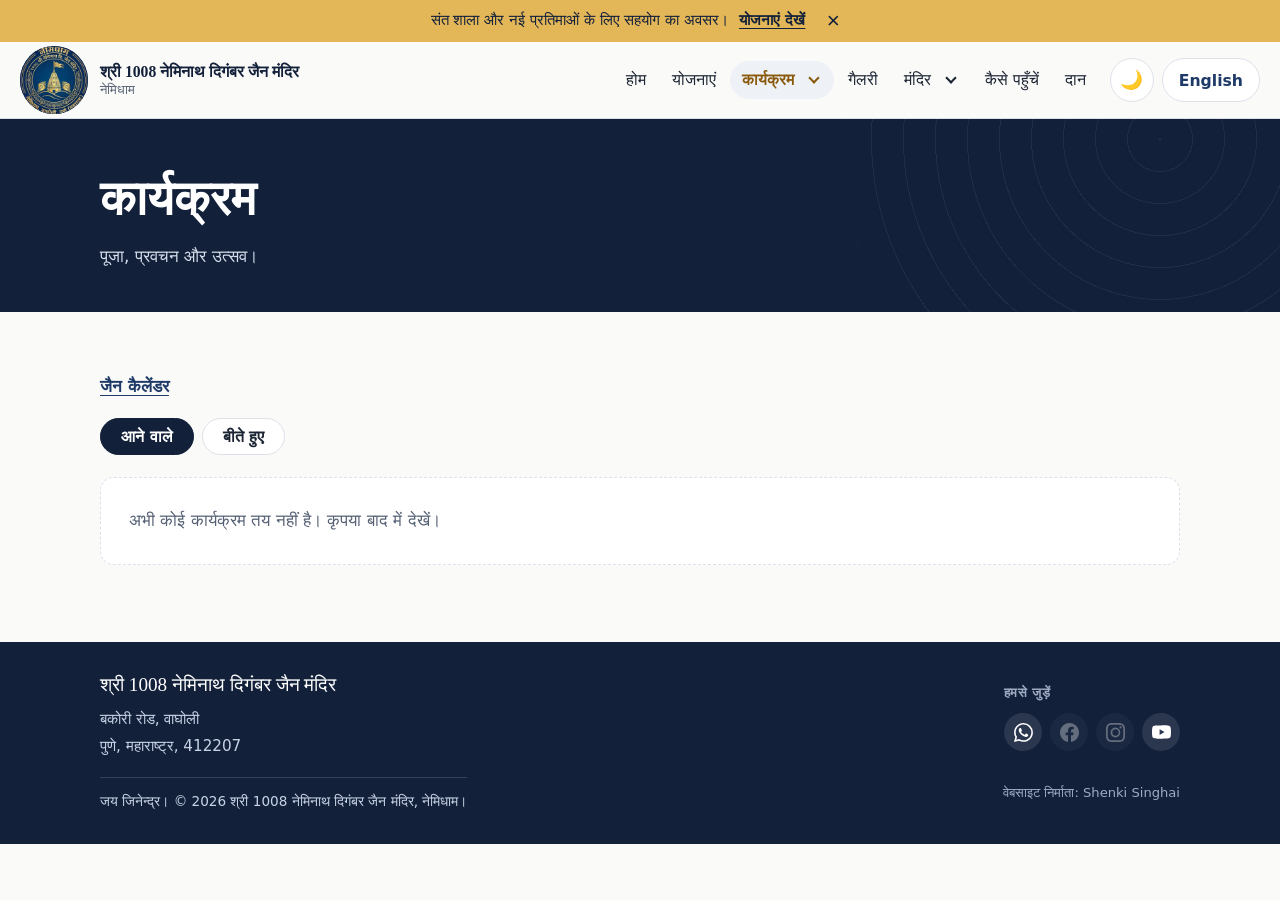
<file: karyakram.html>
<!doctype html>
<html lang="hi">
<head>
<meta charset="utf-8">
<meta name="viewport" content="width=device-width,initial-scale=1">
<title>Shri 1008 Neminath Digambar Jain Mandir, Nemidham</title>
<meta name="description" content="Jain mandir at Nemidham: yojanayein, karyakram, gallery, daan and how to reach. जैन मंदिर, नेमिधाम।">
<meta name="theme-color" content="#12203a">
<meta property="og:title" content="Shri 1008 Neminath Digambar Jain Mandir, Nemidham | श्री 1008 नेमिनाथ दिगंबर जैन मंदिर, नेमिधाम">
<meta property="og:description" content="Jain mandir at Nemidham: yojanayein, karyakram, gallery, daan and how to reach. जैन मंदिर, नेमिधाम।">
<meta property="og:type" content="website">
<link rel="icon" href="images/favicon-32.png" sizes="32x32">
<link rel="apple-touch-icon" href="images/apple-touch-icon.png">
<link rel="stylesheet" href="css/style.css">
<script>(function(){try{var t=localStorage.getItem("nj-theme");if(t==="dark")document.documentElement.setAttribute("data-theme","dark");}catch(e){}})();</script>
</head>
<body data-page="karyakram">
<div id="site-banner"></div>
<div id="site-header"></div>
<main id="main">
<div class="page-head"><div class="wrap"><h1 data-i18n="p.karyakram.h1"></h1><p data-i18n="p.karyakram.lead"></p></div></div><section class="section"><div class="wrap"><div id="events"></div></div></section>
</main>
<div id="site-footer"></div>
<noscript><p style="padding:20px;text-align:center">कृपया JavaScript चालू करें। / Please turn on JavaScript to see this page.</p></noscript>
<script src="js/data.js"></script>
<script src="js/i18n.js"></script>
<script src="js/main.js"></script>
</body>
</html>
</file>
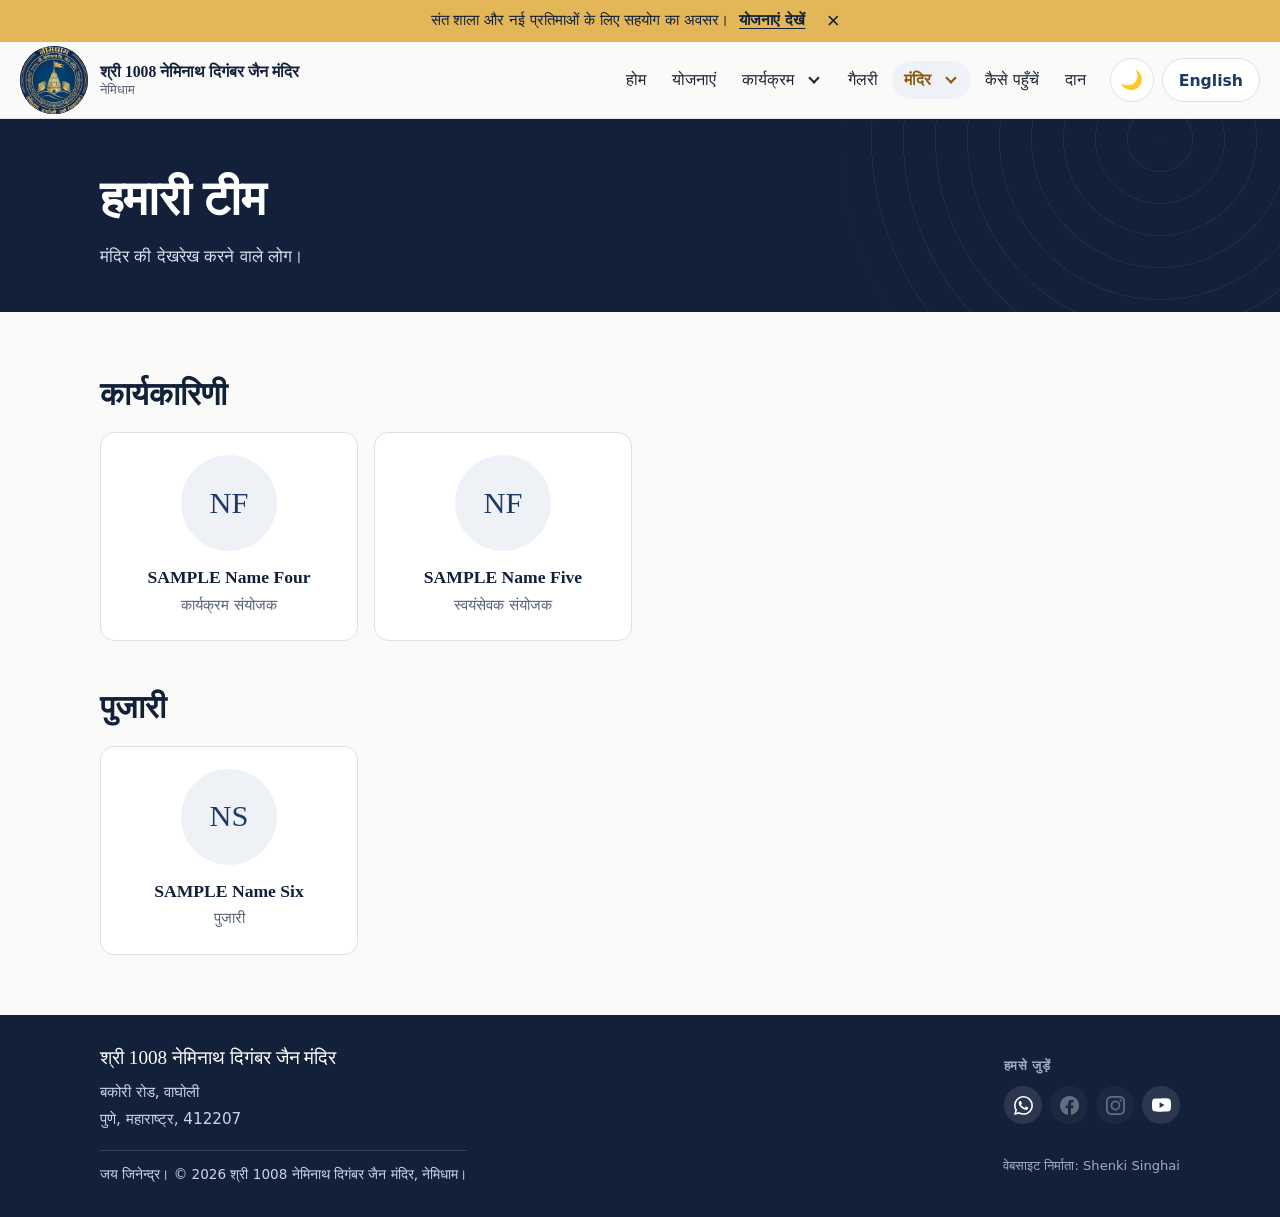
<file: team.html>
<!doctype html>
<html lang="hi">
<head>
<meta charset="utf-8">
<meta name="viewport" content="width=device-width,initial-scale=1">
<title>Shri 1008 Neminath Digambar Jain Mandir, Nemidham</title>
<meta name="description" content="Jain mandir at Nemidham: yojanayein, karyakram, gallery, daan and how to reach. जैन मंदिर, नेमिधाम।">
<meta name="theme-color" content="#12203a">
<meta property="og:title" content="Shri 1008 Neminath Digambar Jain Mandir, Nemidham | श्री 1008 नेमिनाथ दिगंबर जैन मंदिर, नेमिधाम">
<meta property="og:description" content="Jain mandir at Nemidham: yojanayein, karyakram, gallery, daan and how to reach. जैन मंदिर, नेमिधाम।">
<meta property="og:type" content="website">
<link rel="icon" href="images/favicon-32.png" sizes="32x32">
<link rel="apple-touch-icon" href="images/apple-touch-icon.png">
<link rel="stylesheet" href="css/style.css">
<script>(function(){try{var t=localStorage.getItem("nj-theme");if(t==="dark")document.documentElement.setAttribute("data-theme","dark");}catch(e){}})();</script>
</head>
<body data-page="team">
<div id="site-banner"></div>
<div id="site-header"></div>
<main id="main">
<div class="page-head"><div class="wrap"><h1 data-i18n="p.team.h1"></h1><p data-i18n="p.team.lead"></p></div></div><section class="section"><div class="wrap"><div id="team"></div></div></section>
</main>
<div id="site-footer"></div>
<noscript><p style="padding:20px;text-align:center">कृपया JavaScript चालू करें। / Please turn on JavaScript to see this page.</p></noscript>
<script src="js/data.js"></script>
<script src="js/i18n.js"></script>
<script src="js/main.js"></script>
</body>
</html>
</file>
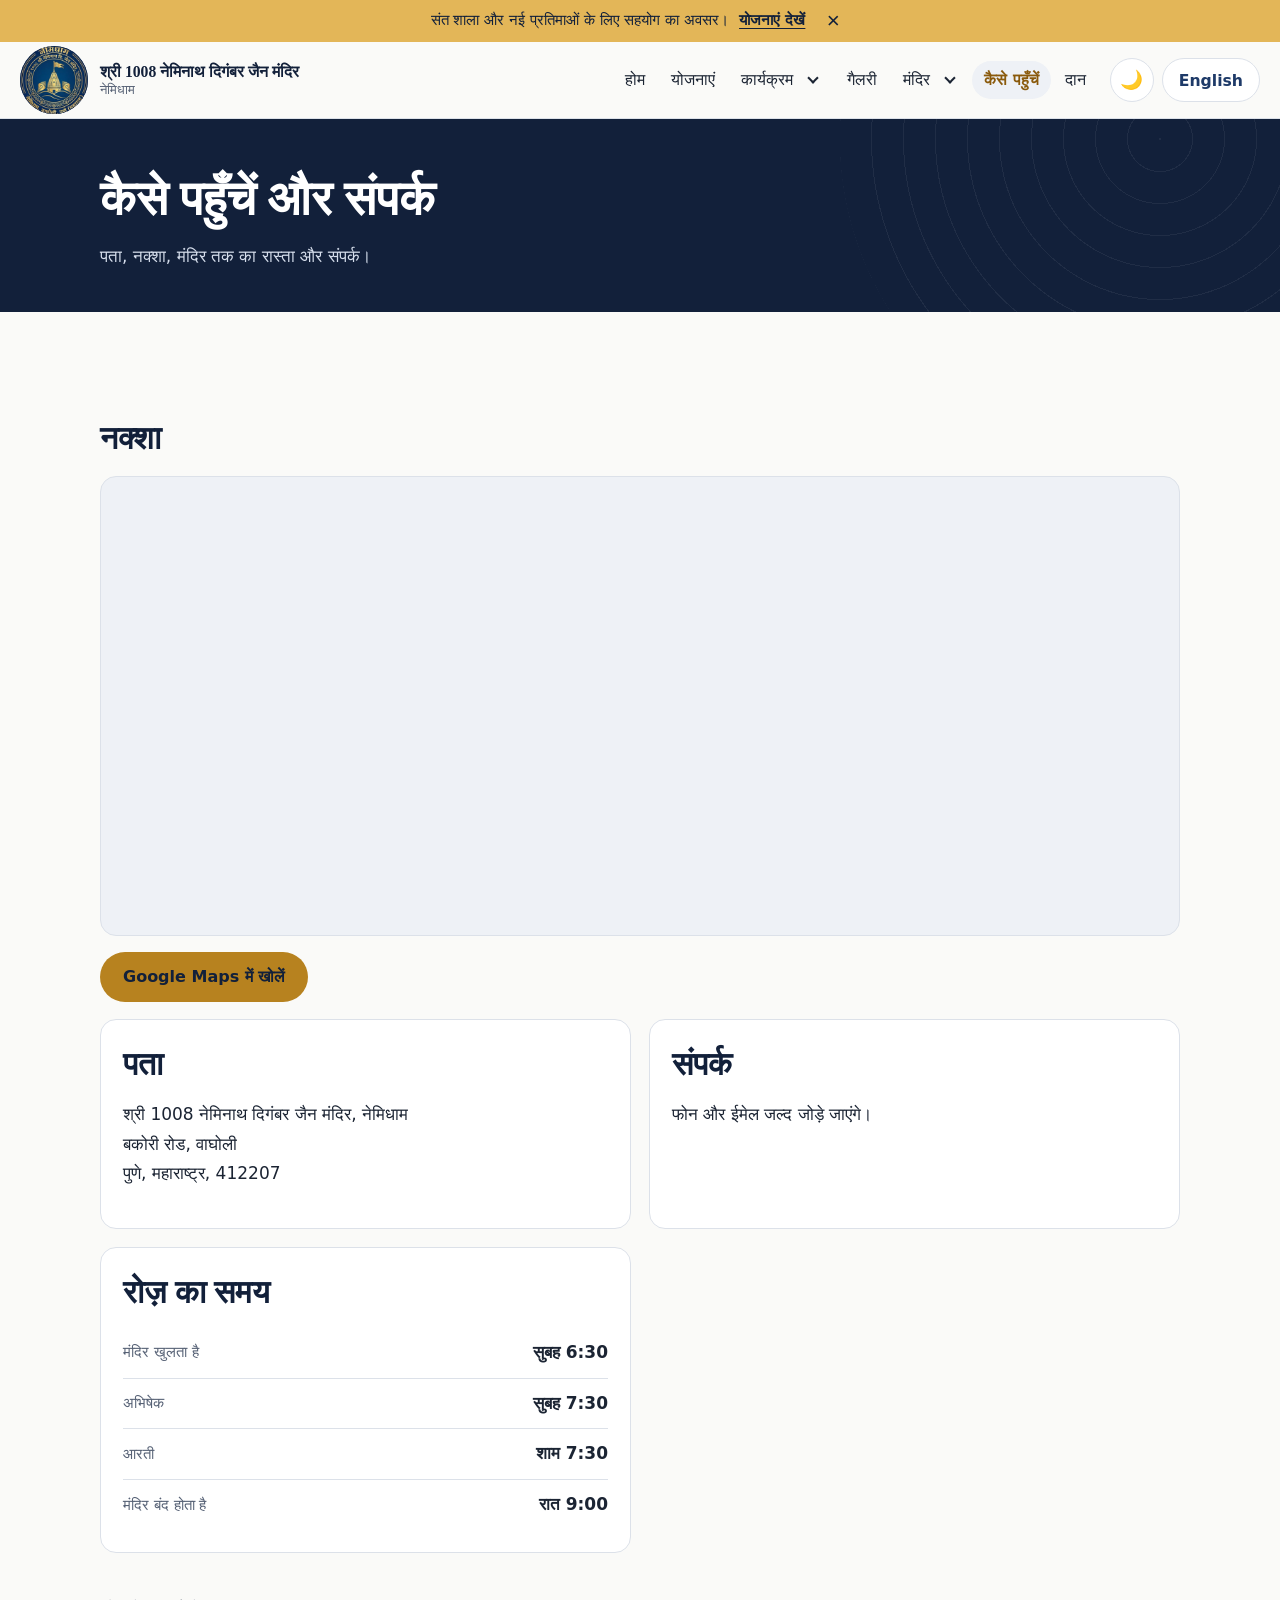
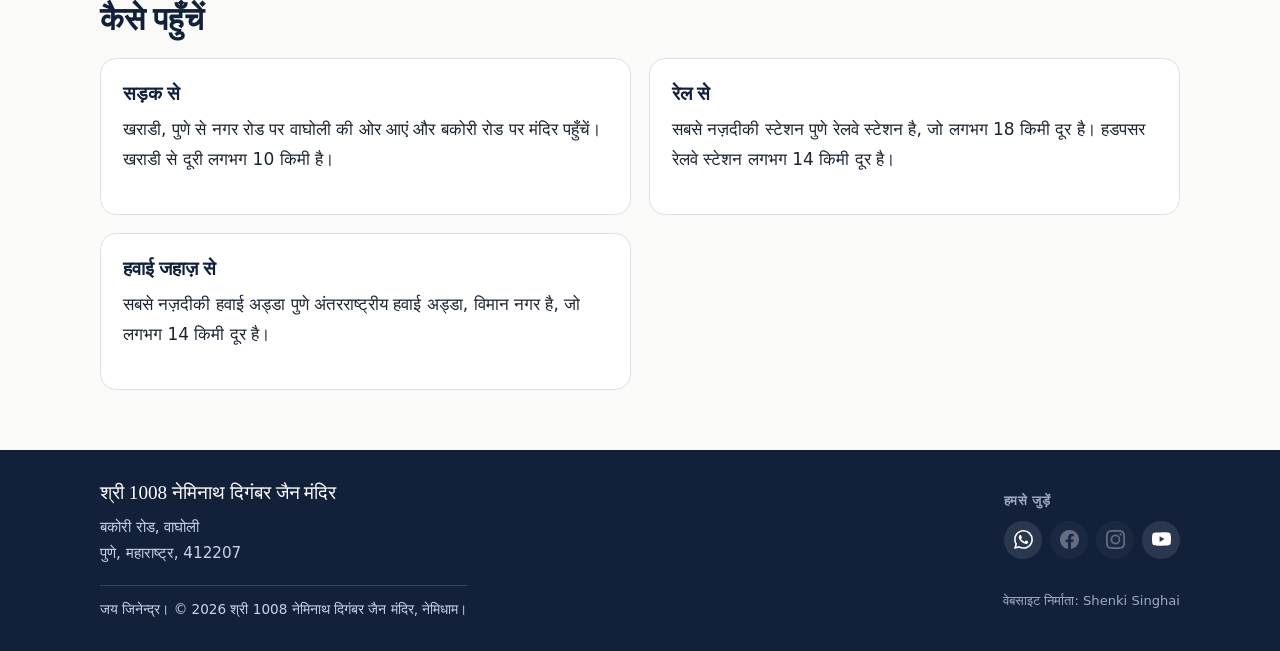
<file: visit.html>
<!doctype html>
<html lang="hi">
<head>
<meta charset="utf-8">
<meta name="viewport" content="width=device-width,initial-scale=1">
<title>Shri 1008 Neminath Digambar Jain Mandir, Nemidham</title>
<meta name="description" content="Jain mandir at Nemidham: yojanayein, karyakram, gallery, daan and how to reach. जैन मंदिर, नेमिधाम।">
<meta name="theme-color" content="#12203a">
<meta property="og:title" content="Shri 1008 Neminath Digambar Jain Mandir, Nemidham | श्री 1008 नेमिनाथ दिगंबर जैन मंदिर, नेमिधाम">
<meta property="og:description" content="Jain mandir at Nemidham: yojanayein, karyakram, gallery, daan and how to reach. जैन मंदिर, नेमिधाम।">
<meta property="og:type" content="website">
<link rel="icon" href="images/favicon-32.png" sizes="32x32">
<link rel="apple-touch-icon" href="images/apple-touch-icon.png">
<link rel="stylesheet" href="css/style.css">
<script>(function(){try{var t=localStorage.getItem("nj-theme");if(t==="dark")document.documentElement.setAttribute("data-theme","dark");}catch(e){}})();</script>
</head>
<body data-page="visit">
<div id="site-banner"></div>
<div id="site-header"></div>
<main id="main">
<div class="page-head"><div class="wrap"><h1 data-i18n="p.visit.h1"></h1><p data-i18n="p.visit.lead"></p></div></div><section class="section"><div class="wrap"><div id="visit"></div></div></section>
</main>
<div id="site-footer"></div>
<noscript><p style="padding:20px;text-align:center">कृपया JavaScript चालू करें। / Please turn on JavaScript to see this page.</p></noscript>
<script src="js/data.js"></script>
<script src="js/i18n.js"></script>
<script src="js/main.js"></script>
</body>
</html>
</file>
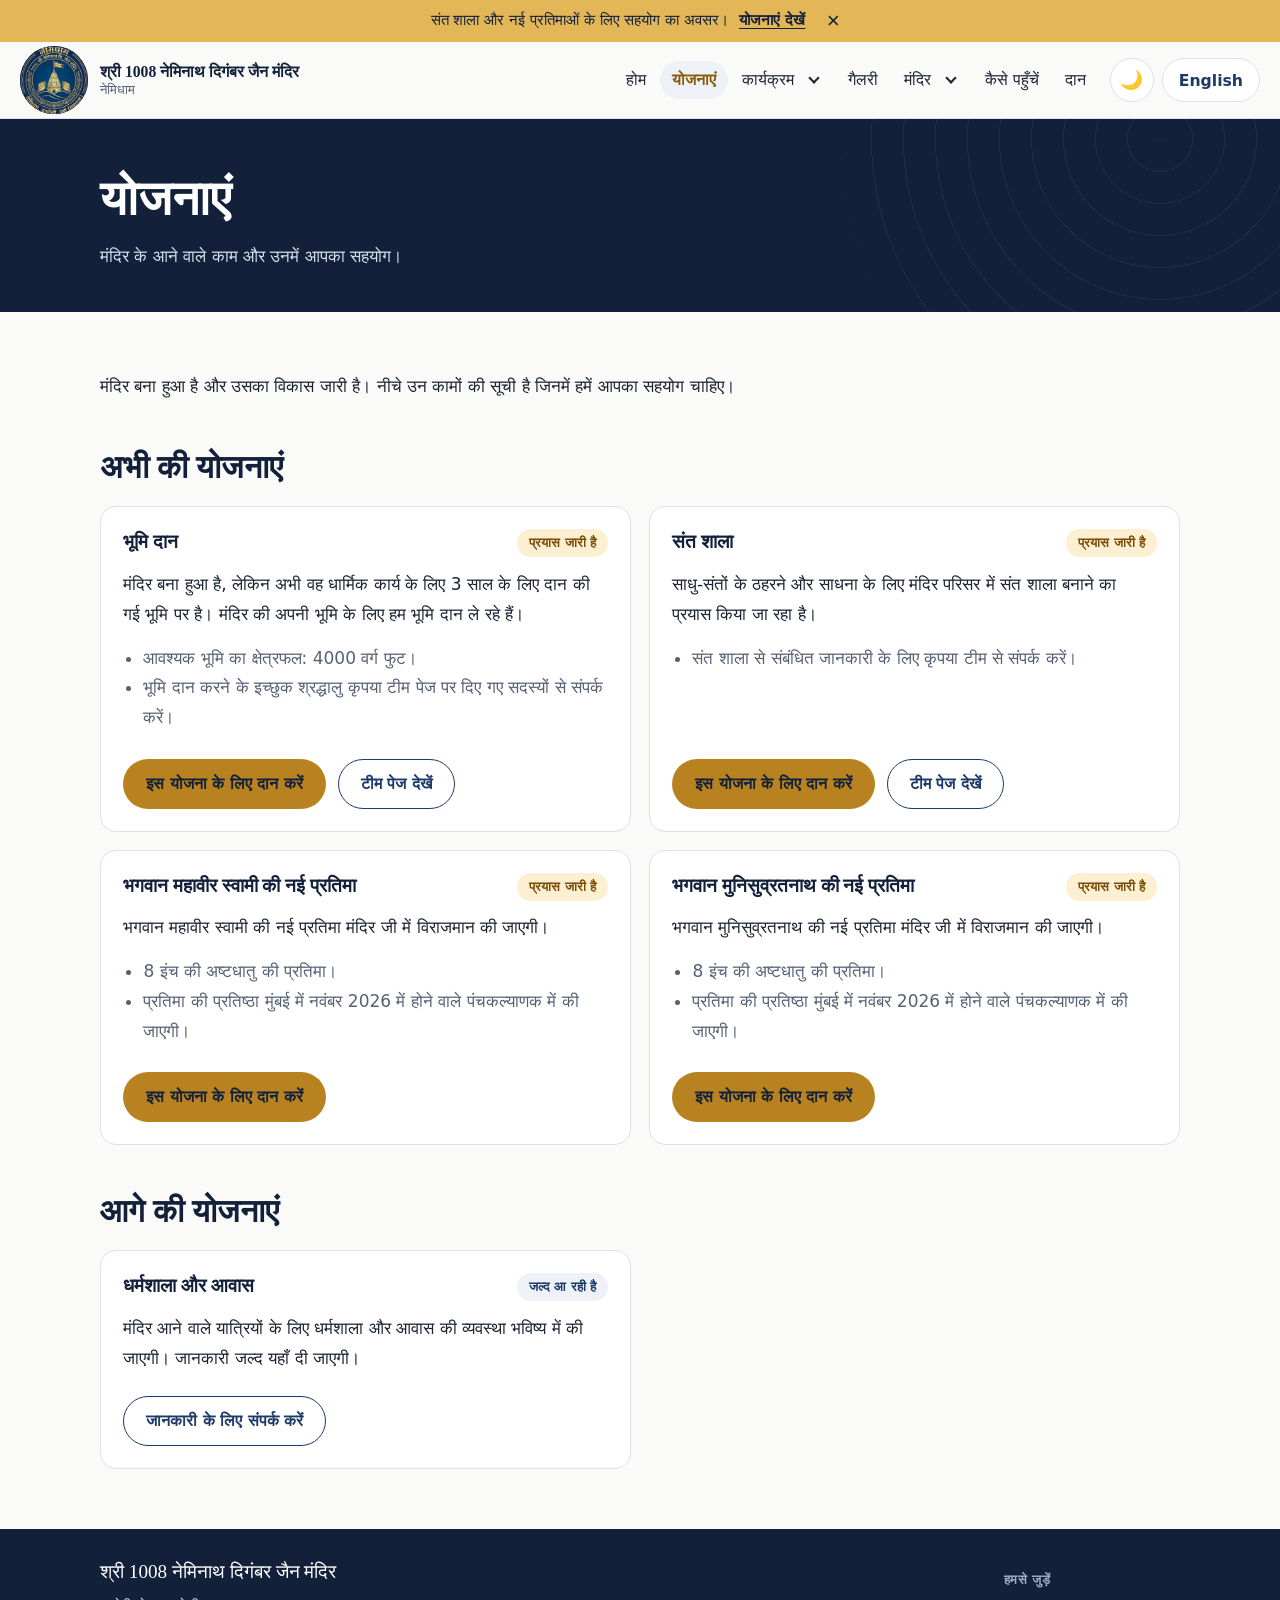
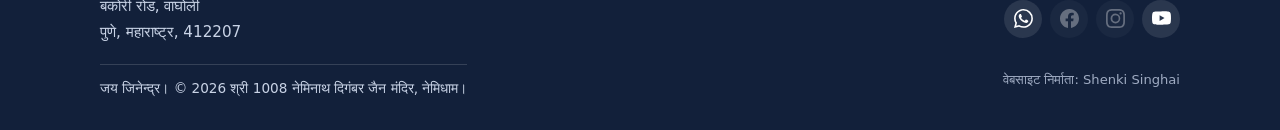
<file: yojana.html>
<!doctype html>
<html lang="hi">
<head>
<meta charset="utf-8">
<meta name="viewport" content="width=device-width,initial-scale=1">
<title>Shri 1008 Neminath Digambar Jain Mandir, Nemidham</title>
<meta name="description" content="Jain mandir at Nemidham: yojanayein, karyakram, gallery, daan and how to reach. जैन मंदिर, नेमिधाम।">
<meta name="theme-color" content="#12203a">
<meta property="og:title" content="Shri 1008 Neminath Digambar Jain Mandir, Nemidham | श्री 1008 नेमिनाथ दिगंबर जैन मंदिर, नेमिधाम">
<meta property="og:description" content="Jain mandir at Nemidham: yojanayein, karyakram, gallery, daan and how to reach. जैन मंदिर, नेमिधाम।">
<meta property="og:type" content="website">
<link rel="icon" href="images/favicon-32.png" sizes="32x32">
<link rel="apple-touch-icon" href="images/apple-touch-icon.png">
<link rel="stylesheet" href="css/style.css">
<script>(function(){try{var t=localStorage.getItem("nj-theme");if(t==="dark")document.documentElement.setAttribute("data-theme","dark");}catch(e){}})();</script>
</head>
<body data-page="yojana">
<div id="site-banner"></div>
<div id="site-header"></div>
<main id="main">
<div class="page-head"><div class="wrap"><h1 data-i18n="p.yojana.h1"></h1><p data-i18n="p.yojana.lead"></p></div></div><section class="section"><div class="wrap"><div id="yojana-list"></div></div></section>
</main>
<div id="site-footer"></div>
<noscript><p style="padding:20px;text-align:center">कृपया JavaScript चालू करें। / Please turn on JavaScript to see this page.</p></noscript>
<script src="js/data.js"></script>
<script src="js/i18n.js"></script>
<script src="js/main.js"></script>
</body>
</html>
</file>
<file: css/style.css>
/* Neminath Jinalay, Nemidham — site styles
   Colours come from Bhagwan Neminath's traditional deep-blue complexion
   and the gold of temple lamps. Change them once, here, in :root. */

:root {
  --ink: #12203a;
  --ink-2: #1e3a68;
  --gold: #b7821f;
  --gold-soft: #e3b658;
  --gold-ink: #8a5a0c;
  --paper: #fafaf8;
  --mist: #eef1f6;
  --line: #dce1e9;
  --text: #1b2433;
  --muted: #566175;
  --ok: #1f7a4d;
  --surface: #fff;
  --surface-2: #fff;
  --shadow: rgba(18, 32, 58, .08);
  --header-bg: rgba(250, 250, 248, .96);
  /* Headings and a few other bits use --ink as a text colour on a light card/surface — that
     only works while surfaces are light. --ink-text is the one to use for that job instead;
     it tracks --ink in light mode and switches to a light colour once dark mode flips the
     surfaces dark. --ink itself stays as-is (it's also used as a background, e.g. the header
     band and hero, which stay dark in both themes). */
  --ink-text: var(--ink);
  color-scheme: light;
  --serif: "Iowan Old Style", "Palatino Linotype", Palatino, "Noto Serif", "Noto Serif Devanagari", "Kohinoor Devanagari", "Nirmala UI", Georgia, serif;
  --sans: system-ui, -apple-system, "Segoe UI", "Noto Sans", "Noto Sans Devanagari", "Kohinoor Devanagari", "Nirmala UI", Roboto, Arial, sans-serif;
  --wrap: 1120px;
}

/* ---------- Dark mode ----------
   Flip with the little sun/moon button in the header (SITE stays light by default; the
   visitor's choice is remembered in their own browser). Everything else in this file reads
   its colours from the variables above, so this block is the only place dark mode lives. */
:root[data-theme="dark"] {
  --paper: #0e1623;
  --surface: #182840;
  --surface-2: #1c2a40;
  --mist: #1c2a40;
  --line: #2b3b54;
  --text: #dbe3f0;
  --muted: #94a3bd;
  --ink-2: #8fb4e8;
  --gold-ink: #e3b658;
  --shadow: rgba(0, 0, 0, .35);
  --header-bg: rgba(14, 22, 35, .92);
  --ink-text: var(--text);
  color-scheme: dark;
}

/* Smooth cross-page fade when moving between pages, in browsers that support it (Chrome/Edge).
   Does nothing in browsers that don't — the page just navigates normally, no error either way. */
@view-transition { navigation: auto; }

*, *::before, *::after { box-sizing: border-box; }
html { -webkit-text-size-adjust: 100%; scroll-behavior: smooth; }
body {
  margin: 0;
  font-family: var(--sans);
  font-size: 1.0625rem;
  line-height: 1.65;
  color: var(--text);
  background: var(--paper);
}
img, video, iframe { max-width: 100%; display: block; }
a { color: var(--ink-2); text-underline-offset: 3px; transition: color .18s ease; }
a:hover { color: var(--gold-ink); }

/* A light, consistent touch of motion across the site: links, buttons, cards and tabs ease
   into their hover/active state instead of snapping, and cards lift very slightly on hover. */
a, .btn, .ficon, .sicon, .lang, .nav-toggle, .pf, .tab, .copy, .card, .notice, .event, .yojana,
.album, .person, .ss-card, .photo, .pmonth,
input, select, textarea {
  transition: background-color .18s ease, color .18s ease, border-color .18s ease, box-shadow .2s ease, transform .3s ease, opacity .4s ease;
}
.card:hover, .notice:hover, .event:not(.past):hover, .yojana:hover, .album:hover, .ss-card:hover {
  box-shadow: 0 10px 24px rgba(18, 32, 58, .08);
  transform: translateY(-2px);
}
/* Content quietly fades/rises into place the first time it scrolls into view. */
.reveal { opacity: 0; transform: translateY(16px); }
.reveal.in { opacity: 1; transform: translateY(0); }
@media (prefers-reduced-motion: reduce) {
  *, *::before, *::after { transition: none !important; animation: none !important; scroll-behavior: auto !important; }
  .reveal { opacity: 1 !important; transform: none !important; }
}
h1, h2, h3 { font-family: var(--serif); line-height: 1.2; color: var(--ink-text); margin: 0 0 .5em; font-weight: 600; }
h1 { font-size: clamp(2rem, 5vw, 3rem); }
h2 { font-size: clamp(1.5rem, 3.4vw, 2rem); }
h3 { font-size: 1.2rem; }
p { margin: 0 0 1em; }
:focus-visible { outline: 3px solid var(--ink-2); outline-offset: 3px; border-radius: 4px; }
.sr { position: absolute; width: 1px; height: 1px; overflow: hidden; clip: rect(0 0 0 0); white-space: nowrap; }
.wrap { max-width: var(--wrap); margin: 0 auto; padding: 0 20px; }
.measure { max-width: 900px; }

/* ---------- Top banner ---------- */
.topbar { background: var(--gold-soft); color: var(--ink); font-size: .95rem; }
.topbar-in { display: flex; align-items: center; justify-content: center; gap: 12px; padding-top: 5px; padding-bottom: 5px; }
.topbar p { margin: 0; display: flex; align-items: center; justify-content: center; gap: 10px; min-width: 0; white-space: nowrap; line-height: 1.4; }
.tb-text { overflow: hidden; text-overflow: ellipsis; min-width: 0; }
.topbar a { flex: none; }
.topbar a { color: var(--ink); font-weight: 700; }
.topbar-x { background: none; border: 0; font-size: 1.4rem; line-height: 1; cursor: pointer; color: var(--ink); width: 32px; height: 32px; flex: none; border-radius: 50%; }
.topbar-x:hover { background: rgba(18, 32, 58, .12); }

/* ---------- Header and menu ---------- */
#site-top { position: sticky; top: 0; z-index: 60; }
header.site { position: relative; z-index: 50; background: var(--header-bg); backdrop-filter: blur(8px); border-bottom: 1px solid var(--line); }
/* The header gets a little more room than the page content, so a long mandir name
   and the full menu can share one row without crowding each other. */
header.site .wrap { max-width: calc(var(--wrap) + 200px); }
.bar { display: flex; align-items: center; gap: 12px; min-height: 76px; }
.brand { display: flex; align-items: center; gap: 12px; text-decoration: none; color: var(--ink-text); min-width: 0; }
.mark { width: 68px; height: 68px; border-radius: 50%; background: var(--ink); color: var(--gold-soft); display: grid; place-items: center; font-family: var(--serif); font-size: 1.35rem; flex: none; }
.brand-text { display: flex; flex-direction: column; line-height: 1.22; min-width: 0; }
.brand-text strong { font-family: var(--serif); font-size: clamp(.8rem, 1.7vw, .98rem); font-weight: 600; white-space: nowrap; }
.brand-text small { color: var(--muted); font-size: .82rem; }
@media (max-width: 900px) { .brand-text strong { white-space: normal; } }
.bar-right { display: flex; align-items: center; gap: 8px; margin-left: auto; }
.lang { background: var(--surface); border: 1.5px solid var(--line); border-radius: 999px; padding: 8px 16px; min-height: 44px; font-family: var(--sans); font-size: .98rem; font-weight: 600; color: var(--ink-2); cursor: pointer; }
.lang:hover { border-color: var(--gold); color: var(--ink-text); }
.theme-btn { background: var(--surface); border: 1.5px solid var(--line); border-radius: 50%; width: 44px; height: 44px; font-size: 1.15rem; line-height: 1; display: grid; place-items: center; cursor: pointer; }
.theme-btn:hover { border-color: var(--gold); }
.nav-toggle { background: none; border: 1px solid var(--line); border-radius: 10px; width: 44px; height: 44px; cursor: pointer; display: grid; place-items: center; }
.nav-toggle i, .nav-toggle i::before, .nav-toggle i::after { display: block; width: 20px; height: 2px; background: var(--ink); border-radius: 2px; content: ""; position: relative; }
.nav-toggle i::before { position: absolute; top: -6px; }
.nav-toggle i::after { position: absolute; top: 6px; }

nav#nav { display: none; position: absolute; left: 0; right: 0; top: 100%; background: var(--paper); border-bottom: 1px solid var(--line); padding: 6px 20px 18px; max-height: calc(100vh - 110px); overflow-y: auto; }
header.site.open nav#nav { display: block; }
nav ul { list-style: none; margin: 0; padding: 0; }
nav a, nav .sub-toggle, nav .soon-item {
  display: flex; align-items: center; justify-content: space-between; gap: 8px; width: 100%;
  padding: 13px 4px; border: 0; border-bottom: 1px solid var(--line); background: none;
  font-family: var(--sans); font-size: 1.02rem; font-weight: 500; line-height: 1.4; text-align: left;
  color: var(--text); text-decoration: none; cursor: pointer;
}
nav a[aria-current="page"], nav li.current > .sub-toggle { color: var(--gold-ink); font-weight: 700; }
nav .soon-item { cursor: default; color: var(--muted); }
nav .soon-item small { background: var(--mist); color: var(--ink-2); border-radius: 999px; padding: 1px 10px; font-size: .78rem; font-weight: 600; }
.caret { width: 8px; height: 8px; border-right: 2px solid currentColor; border-bottom: 2px solid currentColor; transform: rotate(45deg); margin: -4px 4px 0 8px; transition: transform .2s; flex: none; }
li.open > .sub-toggle .caret { transform: rotate(225deg); margin-top: 4px; }
.sub { display: block; padding-left: 14px; max-height: 0; overflow: hidden; opacity: 0; transition: max-height .28s ease, opacity .2s ease; }
li.open > .sub { max-height: 480px; opacity: 1; }

@media (min-width: 1230px) {
  .nav-toggle { display: none; }
  .bar-right { margin-left: 0; }
  nav#nav { display: block; position: static; background: none; border: 0; padding: 0; max-height: none; overflow: visible; margin-left: auto; }
  nav#nav > ul { display: flex; gap: 2px; align-items: center; }
  nav li { position: relative; }
  nav a, nav .sub-toggle, nav .soon-item { width: auto; padding: 8px 12px; border: 0; border-radius: 999px; font-size: .98rem; justify-content: flex-start; white-space: nowrap; }
  nav a:hover, nav .sub-toggle:hover { background: var(--mist); color: var(--ink-text); }
  nav a[aria-current="page"], nav li.current > .sub-toggle { background: var(--mist); }
  .sub {
    position: absolute; top: calc(100% + 6px); left: 0; min-width: 230px; background: var(--surface); border: 1px solid var(--line);
    border-radius: 14px; padding: 0 6px; box-shadow: 0 12px 28px rgba(18, 32, 58, .12); z-index: 60;
    max-height: 0; opacity: 0; transform: translateY(-6px); pointer-events: none;
    transition: max-height .22s ease, opacity .18s ease, transform .18s ease;
  }
  li.open > .sub { max-height: 480px; opacity: 1; transform: translateY(0); padding: 6px; pointer-events: auto; }
  .sub a, .sub .soon-item { width: 100%; border-radius: 10px; justify-content: space-between; }
}

/* ---------- Buttons ---------- */
.btn { display: inline-block; padding: 12px 22px; border-radius: 999px; font-weight: 600; text-decoration: none; border: 1.5px solid transparent; cursor: pointer; font-family: var(--sans); font-size: 1rem; line-height: 1.3; }
.btn-primary { background: var(--gold); color: var(--ink); }
.btn-primary:hover { background: var(--gold-soft); color: var(--ink); }
.btn-ghost { border-color: rgba(255, 255, 255, .55); color: #fff; }
.btn-ghost:hover { background: rgba(255, 255, 255, .12); color: #fff; }
.btn-line { border-color: var(--ink-2); color: var(--ink-2); background: transparent; }
.btn-line:hover { background: var(--ink-2); color: #fff; }
.btn-row { display: flex; flex-wrap: wrap; gap: 12px; }

/* ---------- Hero ---------- */
.hero { background: var(--ink); color: #fff; position: relative; overflow: hidden; }
.hero::before { content: ""; position: absolute; width: 980px; height: 980px; border-radius: 50%; right: -320px; top: -360px; background: repeating-radial-gradient(circle, rgba(255, 255, 255, .07) 0 1px, transparent 1px 36px); pointer-events: none; }
.hero-grid { position: relative; display: grid; gap: 22px; padding-top: 28px; padding-bottom: 34px; }
.hero h1 { color: #fff; font-size: clamp(1.5rem, 3.6vw, 2.3rem); margin-bottom: .15em; letter-spacing: -.01em; }
.hero .hindi { font-family: var(--serif); font-size: clamp(.88rem, 1.7vw, 1.05rem); color: var(--gold-soft); margin-bottom: .6rem; }
.hero .lead { color: #d6deec; max-width: 44ch; margin-bottom: 0; font-size: .9rem; }
@media (min-width: 900px) { .hero-grid { grid-template-columns: 1.15fr .85fr; align-items: center; padding-top: 42px; padding-bottom: 48px; gap: 36px; } }

.panel { background: var(--surface); color: var(--text); border-radius: 16px; padding: 15px 18px 11px; position: relative; }
.status { display: flex; align-items: center; gap: 8px; margin: 0 0 2px; font-family: var(--serif); font-size: 1.05rem; color: var(--ink-text); }
.dot { width: 10px; height: 10px; border-radius: 50%; background: #9aa3b2; flex: none; }
.status.is-open .dot { background: var(--ok); animation: pulse 2.4s ease-out infinite; }
@keyframes pulse { 0% { box-shadow: 0 0 0 0 rgba(31, 122, 77, .45); } 70%, 100% { box-shadow: 0 0 0 10px rgba(31, 122, 77, 0); } }
.status-sub { color: var(--muted); margin-bottom: 8px; font-size: .82rem; }
.timeline { list-style: none; margin: 0; padding: 0; border-left: 2px solid var(--line); margin-left: 5px; }
.timeline li { display: flex; justify-content: space-between; gap: 12px; padding: 5px 0 5px 14px; position: relative; color: var(--muted); font-size: .85rem; }
.timeline li::before { content: ""; position: absolute; left: -6px; top: 50%; width: 9px; height: 9px; margin-top: -4.5px; border-radius: 50%; background: var(--surface); border: 2px solid var(--line); }
.timeline li.done::before { background: var(--line); }
.timeline li.next { color: var(--ink-text); font-weight: 700; }
.timeline li.next::before { background: var(--gold); border-color: var(--gold); }
.timeline time { font-variant-numeric: tabular-nums; }
.panel-note { font-size: .78rem; color: var(--muted); margin: 8px 0 0; }

/* ---------- Sections ---------- */
.section { padding: 60px 0; }
.section.alt { background: var(--mist); }
.section-head { display: flex; flex-wrap: wrap; align-items: baseline; justify-content: space-between; gap: 8px 24px; margin-bottom: 26px; }
.section-head h2 { margin: 0; }
.more { font-weight: 600; }

.page-head { background: var(--ink); color: #fff; padding: 46px 0 40px; position: relative; overflow: hidden; }
.page-head::before { content: ""; position: absolute; width: 640px; height: 640px; border-radius: 50%; right: -200px; top: -300px; background: repeating-radial-gradient(circle, rgba(255, 255, 255, .06) 0 1px, transparent 1px 32px); }
.page-head .wrap { position: relative; }
.page-head h1 { color: #fff; margin-bottom: .2em; }
.page-head p { color: #d6deec; margin: 0; max-width: 56ch; }

.empty { border: 1.5px dashed var(--line); border-radius: 14px; padding: 28px; color: var(--muted); background: var(--surface); }

/* ---------- Announcements ---------- */
.notices { display: grid; gap: 14px; }
.notice { background: var(--surface); border: 1px solid var(--line); border-radius: 12px; padding: 18px 20px; }
.notice.pinned { border-left: 5px solid var(--gold); }
.notice h3 { margin-bottom: .25em; }
.notice .when { color: var(--muted); font-size: .9rem; margin-bottom: .4em; }
.notice p:last-child { margin-bottom: 0; }

/* ---------- Events ---------- */
.events { display: grid; gap: 14px; }
.event { display: grid; grid-template-columns: 74px 1fr; gap: 18px; background: var(--surface); border: 1px solid var(--line); border-radius: 12px; padding: 16px 18px; align-items: start; }
.event .date { background: var(--ink); color: #fff; border-radius: 10px; text-align: center; padding: 8px 4px; line-height: 1.1; }
.event .date b { display: block; font-family: var(--serif); font-size: 1.7rem; }
.event .date span { font-size: .85rem; color: var(--gold-soft); }
.event h3 { margin-bottom: .2em; }
.event .meta { color: var(--muted); font-size: .94rem; margin-bottom: .4em; }
.event .tag { display: inline-block; font-size: .8rem; padding: 2px 10px; border-radius: 999px; background: var(--mist); color: var(--ink-2); margin-bottom: 6px; font-weight: 600; }
.event p:last-child { margin-bottom: 0; }
.event.past { opacity: .85; }

.tabs { display: flex; gap: 8px; margin-bottom: 22px; }
.tab { border: 1.5px solid var(--line); background: var(--surface); border-radius: 999px; padding: 8px 20px; font-size: 1rem; font-family: var(--sans); cursor: pointer; color: var(--text); font-weight: 600; }
.tab[aria-pressed="true"] { background: var(--ink); color: #fff; border-color: var(--ink); }

/* ---------- Gallery ---------- */
.albums, .photos { display: grid; gap: 14px; grid-template-columns: repeat(2, 1fr); }
@media (min-width: 700px) { .albums { grid-template-columns: repeat(3, 1fr); } .photos { grid-template-columns: repeat(3, 1fr); } }
@media (min-width: 1000px) { .photos { grid-template-columns: repeat(4, 1fr); } }
.album { text-decoration: none; color: var(--text); background: var(--surface); border: 1px solid var(--line); border-radius: 14px; overflow: hidden; display: block; }
.album:hover { border-color: var(--gold); color: var(--text); }
.thumb { aspect-ratio: 4 / 3; background: linear-gradient(135deg, var(--ink-2), var(--ink)); display: block; width: 100%; object-fit: cover; }
.album .info { padding: 12px 14px 14px; }
.album h3 { font-size: 1.05rem; margin-bottom: .15em; }
.album .meta { color: var(--muted); font-size: .88rem; margin: 0; }
.photo { border: 0; padding: 0; background: none; cursor: zoom-in; border-radius: 10px; overflow: hidden; display: block; }
.photo img { aspect-ratio: 4 / 3; object-fit: cover; width: 100%; transition: transform .25s; }
.photo:hover img { transform: scale(1.03); }
.videos { display: grid; gap: 22px; margin-top: 34px; }
@media (min-width: 800px) { .videos { grid-template-columns: repeat(2, 1fr); } }
.video { aspect-ratio: 16 / 9; background: #000; border-radius: 12px; overflow: hidden; }
.video iframe, .video video { width: 100%; height: 100%; border: 0; }
.vcap { margin: 8px 0 0; color: var(--muted); font-size: .95rem; }
.back { display: inline-block; margin-bottom: 18px; font-weight: 600; }

dialog.lightbox { border: 0; padding: 0; background: transparent; max-width: 100vw; max-height: 100vh; width: 100%; height: 100%; }
dialog.lightbox::backdrop { background: rgba(8, 14, 28, .92); }
.lb { height: 100%; display: grid; grid-template-rows: 1fr auto; place-items: center; padding: 16px; color: #fff; }
.lb img { max-height: calc(100vh - 120px); max-width: 100%; object-fit: contain; border-radius: 6px; }
.lb p { margin: 10px 0 0; text-align: center; color: #d6deec; }
.lb button { position: absolute; background: rgba(255, 255, 255, .14); border: 0; color: #fff; width: 48px; height: 48px; border-radius: 50%; font-size: 1.5rem; cursor: pointer; }
.lb button:hover { background: rgba(255, 255, 255, .28); }
.lb .x { top: 14px; right: 14px; }
.lb .prev { left: 10px; top: 50%; }
.lb .next { right: 10px; top: 50%; }

/* ---------- Team ---------- */
.team-group { margin-bottom: 44px; }
.team-group:last-child { margin-bottom: 0; }
.people { display: grid; gap: 16px; grid-template-columns: repeat(auto-fill, minmax(210px, 1fr)); }
.person { background: var(--surface); border: 1px solid var(--line); border-radius: 14px; padding: 22px 18px; text-align: center; }
.avatar { width: 96px; height: 96px; border-radius: 50%; margin: 0 auto 14px; background: var(--mist); color: var(--ink-2); display: grid; place-items: center; font-family: var(--serif); font-size: 1.9rem; object-fit: cover; }
.person h3 { margin-bottom: .1em; font-size: 1.1rem; }
.person .role { color: var(--muted); margin: 0; font-size: .95rem; }
.person .call { display: inline-block; margin-top: 8px; font-size: .95rem; }

/* ---------- About ---------- */
.about-grid { display: grid; gap: 28px; }
.toc { display: none; }
@media (min-width: 900px) {
  .about-grid { grid-template-columns: 220px 1fr; gap: 56px; }
  .toc { display: block; position: sticky; top: 92px; align-self: start; }
  .toc a { display: block; padding: 8px 0 8px 14px; border-left: 2px solid var(--line); color: var(--muted); text-decoration: none; font-weight: 500; }
  .toc a:hover { color: var(--ink-text); border-color: var(--gold); }
}
.prose section { margin-bottom: 44px; scroll-margin-top: 90px; }
.prose p { max-width: 66ch; }
.prose ul { padding-left: 1.2em; max-width: 66ch; }
.prose li { margin-bottom: .4em; }

/* ---------- Daan & Contact ---------- */
.cards { display: grid; gap: 18px; }
@media (min-width: 800px) { .cards { grid-template-columns: repeat(2, 1fr); } }
.cards.three { grid-template-columns: 1fr; }
@media (min-width: 620px) { .cards.three { grid-template-columns: repeat(auto-fit, minmax(380px, 1fr)); } }
.card { background: var(--surface); border: 1px solid var(--line); border-radius: 16px; padding: 22px; min-width: 0; }
.card h2, .card h3 { margin-bottom: .4em; }
.qr { width: 200px; height: 200px; object-fit: contain; border: 1px solid var(--line); border-radius: 12px; padding: 8px; background: #fff; margin-bottom: 14px; }
.rows { margin: 0; }
.rows > div { display: flex; justify-content: space-between; align-items: center; gap: 10px; padding: 10px 0; border-bottom: 1px solid var(--line); flex-wrap: nowrap; }
.rows > div:last-child { border-bottom: 0; }
.rows dt { color: var(--muted); font-size: .95rem; flex: none; }
.rows dd { margin: 0; font-weight: 600; word-break: break-word; display: flex; gap: 10px; align-items: center; justify-content: flex-end; text-align: right; min-width: 0; flex: 1 1 auto; }
/* A row with a Copy button (UPI ID, account number, IFSC): label and code try to share one
   line; the code only scrolls sideways as a last resort on a very narrow card. */
.coderow { align-items: center !important; min-width: 0; }
.coderow dd { flex-wrap: nowrap; min-width: 0; }
.coderow code { font-family: ui-monospace, "SFMono-Regular", Consolas, monospace; font-size: .8rem; white-space: nowrap; overflow-x: auto; min-width: 0; flex: 1 1 auto; scrollbar-width: none; }
.coderow code::-webkit-scrollbar { display: none; }
.copy { flex: none; white-space: nowrap; background: var(--mist); border: 0; border-radius: 999px; padding: 4px 10px; font-size: .82rem; cursor: pointer; color: var(--ink-2); font-family: var(--sans); font-weight: 600; }
.copy:hover { background: var(--line); }
.note { background: #fff8e6; border: 1px solid #ecd9a6; border-radius: 12px; padding: 14px 18px; color: #5b4306; }

/* ---------- Footer ---------- */
footer.site { background: var(--ink); color: #c9d3e6; padding: 26px 0 16px; margin-top: 0; }
footer.site h2 { color: #fff; font-size: 1.1rem; font-family: var(--sans); font-weight: 700; margin-bottom: .6em; }
footer.site a { color: #fff; }
footer.site a:hover { color: var(--gold-soft); }
.foot-grid { display: grid; gap: 30px; }
@media (min-width: 800px) { .foot-grid { grid-template-columns: 1.3fr 1fr 1fr; } }
footer.site ul { list-style: none; margin: 0; padding: 0; }
footer.site li { margin-bottom: .35em; }
.foot-name { font-family: var(--serif); font-size: 1.4rem; color: #fff; margin: 0; }
.foot-hindi { color: var(--gold-soft); font-family: var(--serif); margin-bottom: .8em; }
.legal { border-top: 1px solid rgba(255, 255, 255, .15); margin-top: 32px; padding-top: 18px; font-size: .9rem; }

@media (prefers-reduced-motion: reduce) {
  html { scroll-behavior: auto; }
  .status.is-open .dot { animation: none; }
  .photo img { transition: none; }
}
@media print {
  header.site, footer.site, .nav-toggle, .hero::before, .page-head::before { display: none; }
  .hero, .page-head { background: none; color: #000; }
  .hero h1, .page-head h1 { color: #000; }
}

/* ---------- Language, anchors ---------- */
[id] { scroll-margin-top: 124px; }
html[lang="hi"] body { line-height: 1.75; }
html[lang="hi"] h1, html[lang="hi"] h2, html[lang="hi"] h3 { line-height: 1.4; }
html[lang="hi"] .btn { line-height: 1.5; }
.fine { color: var(--muted); font-size: .92rem; }
.hindi:empty { display: none; }
.hero.has-img { background-size: cover; background-position: center; }
.hero-grid.solo { grid-template-columns: 1fr; }
.hero-grid.solo .lead { max-width: 56ch; }

/* ---------- Yojana ---------- */
.ylist { display: grid; gap: 18px; }
@media (min-width: 800px) { .ylist { grid-template-columns: repeat(2, 1fr); } }
.yojana { background: var(--surface); border: 1px solid var(--line); border-radius: 16px; padding: 22px; display: flex; flex-direction: column; gap: 4px; }
.yojana .yhead { display: flex; align-items: flex-start; justify-content: space-between; gap: 12px; flex-wrap: wrap; }
.yojana h3 { margin: 0; font-size: 1.2rem; }
.yojana h3 a { text-decoration: none; color: var(--ink-text); }
.yojana h3 a:hover { color: var(--gold-ink); }
.yojana p { margin: .5em 0 .6em; }
.yojana ul { margin: 0 0 .8em; padding-left: 1.2em; color: var(--muted); }
.yojana .btn-row { margin-top: auto; padding-top: 8px; }
.yojana.compact { padding: 18px 20px; }
.yojana.compact p { margin-bottom: 0; color: var(--muted); }
.section > .wrap > section + section, .wrap > section + section { margin-top: 44px; }
.chip { display: inline-block; font-size: .8rem; font-weight: 700; padding: 3px 12px; border-radius: 999px; white-space: nowrap; }
.chip-active { background: #fdf0d2; color: #7a4d06; }
.chip-soon { background: var(--mist); color: var(--ink-2); }
.chip-done { background: #dcf1e5; color: var(--ok); }

/* ---------- Map, table, misc ---------- */
.mapbox { width: 100%; height: clamp(280px, 56vw, 460px); border-radius: 16px; overflow: hidden; border: 1px solid var(--line); background: var(--mist); margin-bottom: 16px; }
.mapbox iframe { width: 100%; height: 100%; border: 0; }
.tbl-wrap { overflow-x: auto; border: 1px solid var(--line); border-radius: 12px; background: var(--surface); }
.tbl { width: 100%; border-collapse: collapse; min-width: 420px; }
.tbl th, .tbl td { text-align: left; padding: 12px 16px; border-bottom: 1px solid var(--line); }
.tbl th { background: var(--mist); font-weight: 700; color: var(--ink-text); }
.tbl tr:last-child td { border-bottom: 0; }
.card .tag, .event .tag { display: inline-block; font-size: .8rem; padding: 2px 10px; border-radius: 999px; background: var(--mist); color: var(--ink-2); margin-bottom: 8px; font-weight: 600; }
.tag-kalyanak { background: #fdf0d2 !important; color: #7a4d06 !important; }
.tag-parv { background: #e4ecfa !important; color: var(--ink-2) !important; }
.note { margin-top: 18px; }
.card .btn { margin-top: 4px; }
.card dl.rows { margin-top: 6px; }
#yojana-list > section, #daan > section, #visit > section { margin-top: 44px; }
#yojana-list > p, #daan > p { margin-bottom: 0; }

.thanks { margin-top: 48px; text-align: center; font-family: var(--serif); font-size: 1.25rem; color: var(--ink-text); }

/* ---------- Compact footer ---------- */
.foot-grid { display: flex; flex-wrap: wrap; justify-content: space-between; align-items: flex-start; gap: 16px 40px; }
.foot-name { font-size: 1.2rem; }
.foot-addr { margin: .3em 0 0; font-size: .95rem; }
.foot-links { display: flex; flex-wrap: wrap; gap: 6px 18px; }
footer.site .foot-links li { margin: 0; }
.legal { margin-top: 18px; padding-top: 12px; font-size: .85rem; }
.mark { object-fit: cover; }

/* ---------- Gallery: main albums, sub-albums, channel ---------- */
.albums.two { grid-template-columns: 1fr; }
@media (min-width: 600px) { .albums.two { grid-template-columns: repeat(2, 1fr); } }
.album.kind .thumb { aspect-ratio: 16 / 9; }
.album.kind h3 { font-size: 1.25rem; }
.chan { margin-top: 36px; }
.back { font-weight: 600; }

/* ---------- Home photo slideshow: a scrolling strip, several photos visible at once ---------- */
.ss-wrap { display: flex; align-items: center; gap: 10px; }
.ss-track-outer { flex: 1 1 auto; min-width: 0; overflow: hidden; }
.ss-track {
  display: flex; gap: 14px; overflow-x: auto; scroll-snap-type: x mandatory; scroll-behavior: smooth;
  padding: 2px 2px 8px; -webkit-overflow-scrolling: touch; scrollbar-width: none;
}
.ss-track::-webkit-scrollbar { display: none; }
.ss-card {
  flex: 0 0 auto; width: clamp(130px, 22vw, 190px); aspect-ratio: 4 / 3; scroll-snap-align: start;
  position: relative; display: block; border-radius: 14px; overflow: hidden; background: var(--mist);
  text-decoration: none;
}
.ss-card img { width: 100%; height: 100%; object-fit: cover; }
.ss-card .ss-cap {
  position: absolute; left: 0; right: 0; bottom: 0; padding: 18px 10px 8px;
  background: linear-gradient(to top, rgba(18, 32, 58, .85), transparent);
  color: #fff; font-size: .78rem; font-weight: 600;
}
.ss-nav {
  flex: none; width: 40px; height: 40px; border-radius: 50%; border: 1px solid var(--line); background: var(--surface);
  display: grid; place-items: center; cursor: pointer; font-size: 1.3rem; line-height: 1; color: var(--ink-text);
  box-shadow: 0 2px 8px rgba(18, 32, 58, .08);
}
.ss-nav:hover { background: var(--mist); border-color: var(--gold); }
@media (max-width: 480px) { .ss-nav { width: 34px; height: 34px; font-size: 1.1rem; } }

/* ---------- Social icons (always shown; greyed out when no link yet) ---------- */
.ficon, .sicon { width: 38px; height: 38px; border-radius: 50%; display: grid; place-items: center; background: rgba(255,255,255,.1); color: #fff; flex: none; }
.ficon svg, .sicon svg { width: 19px; height: 19px; fill: currentColor; }
footer.site a.ficon:hover, .ficon:hover { background: var(--gold-soft); color: var(--ink); }
.ficon.off, .sicon.off { opacity: .35; cursor: default; pointer-events: none; }
.foot-follow-h { margin: 14px 0 8px; font-size: .82rem; font-weight: 700; letter-spacing: .03em; text-transform: uppercase; color: #9fabc2; }
.foot-social { display: flex; gap: 8px; }
.btn.off { opacity: .45; cursor: default; pointer-events: none; }

/* ---------- Footer: counter + credit ---------- */
.foot-bottom { display: flex; flex-wrap: wrap; align-items: center; justify-content: space-between; gap: 10px 20px; }
.foot-meta { display: flex; flex-direction: column; align-items: flex-end; gap: 7px; }
.foot-count { margin: 0; font-size: .82rem; color: #9fabc2; }
.foot-count strong { color: #fff; font-weight: 700; }
.foot-credit { font-size: .82rem; color: #9fabc2 !important; text-decoration: none; }
.foot-credit:hover { color: var(--gold-soft) !important; }
@media (max-width: 560px) { .foot-meta { align-items: flex-start; } }

/* ---------- Shantidhara punyarjak: filter + month table ---------- */
.pfilter { display: flex; flex-wrap: wrap; gap: 8px; margin-bottom: 18px; }
.pf { border: 1.5px solid var(--line); background: var(--surface); border-radius: 999px; padding: 7px 16px; font-size: .92rem; font-family: var(--sans); cursor: pointer; color: var(--text); font-weight: 600; display: inline-flex; align-items: center; gap: 7px; }
.pf[aria-pressed="true"] { background: var(--ink); color: #fff; border-color: var(--ink); }
.pf[aria-pressed="true"] .dot { outline: 2px solid rgba(255,255,255,.5); outline-offset: 1px; }
.dot { width: 10px; height: 10px; border-radius: 50%; display: inline-block; flex: none; }
.dot-saptahik { background: var(--ink-2); }
.dot-masik { background: var(--gold); }
.pmonth { margin-bottom: 18px; }
.pmonth:last-child { margin-bottom: 0; }
.pmonth h3 { font-size: 1rem; color: var(--muted); font-family: var(--sans); font-weight: 700; margin-bottom: 8px; text-transform: uppercase; letter-spacing: .02em; }
.prow td:first-child { display: flex; align-items: center; gap: 10px; white-space: nowrap; }
</file>
